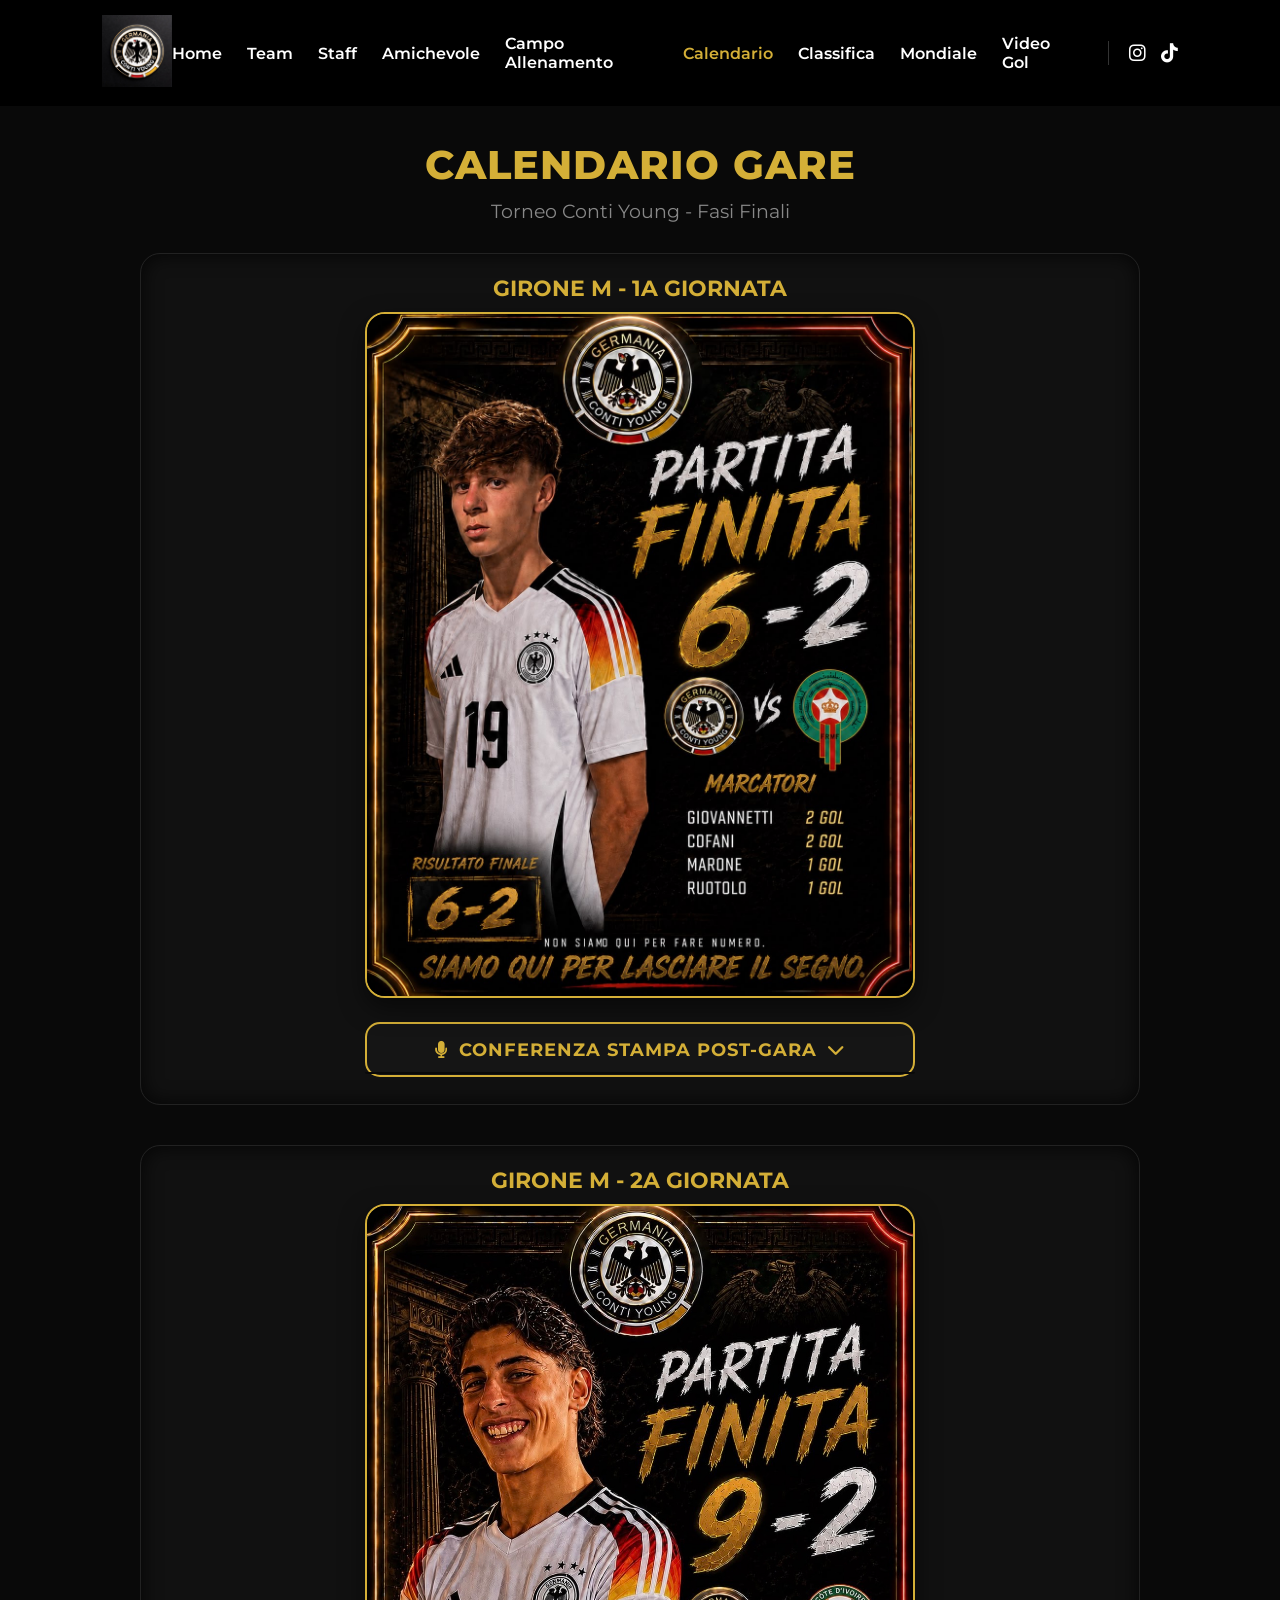
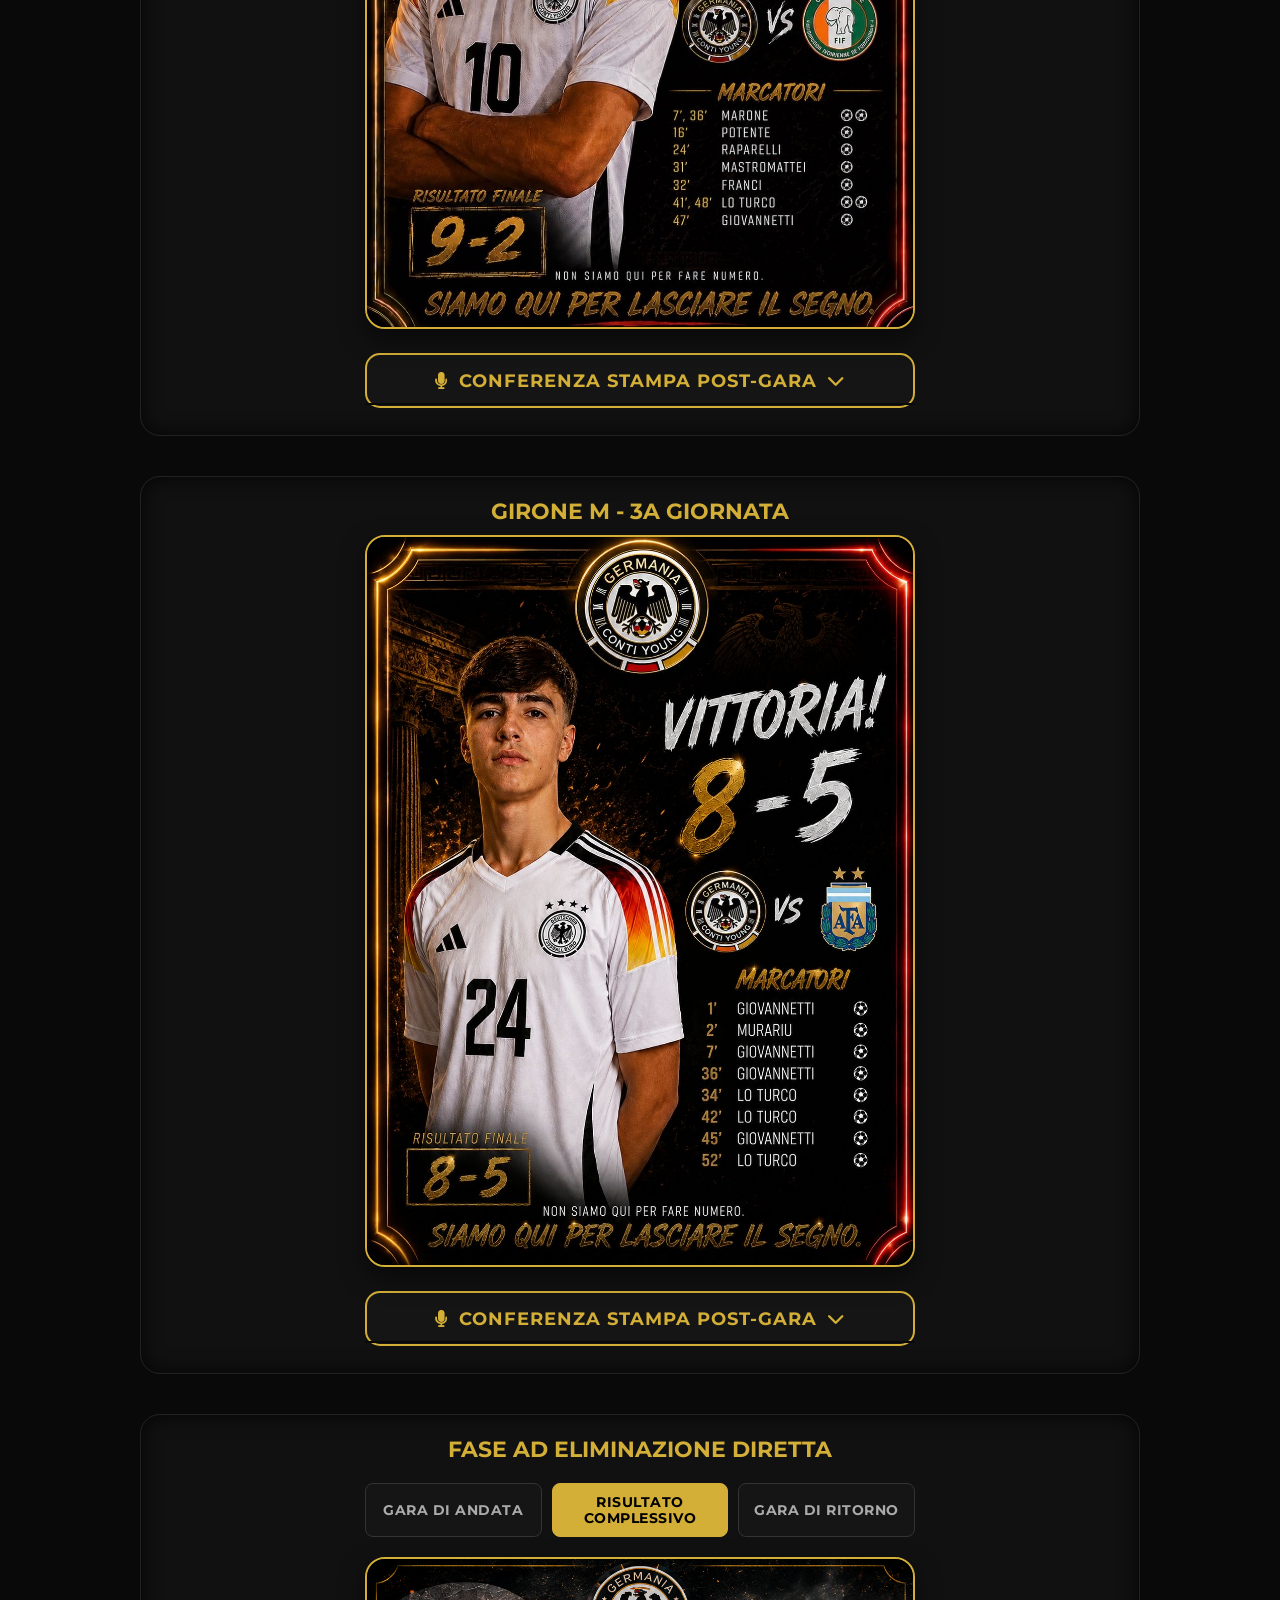
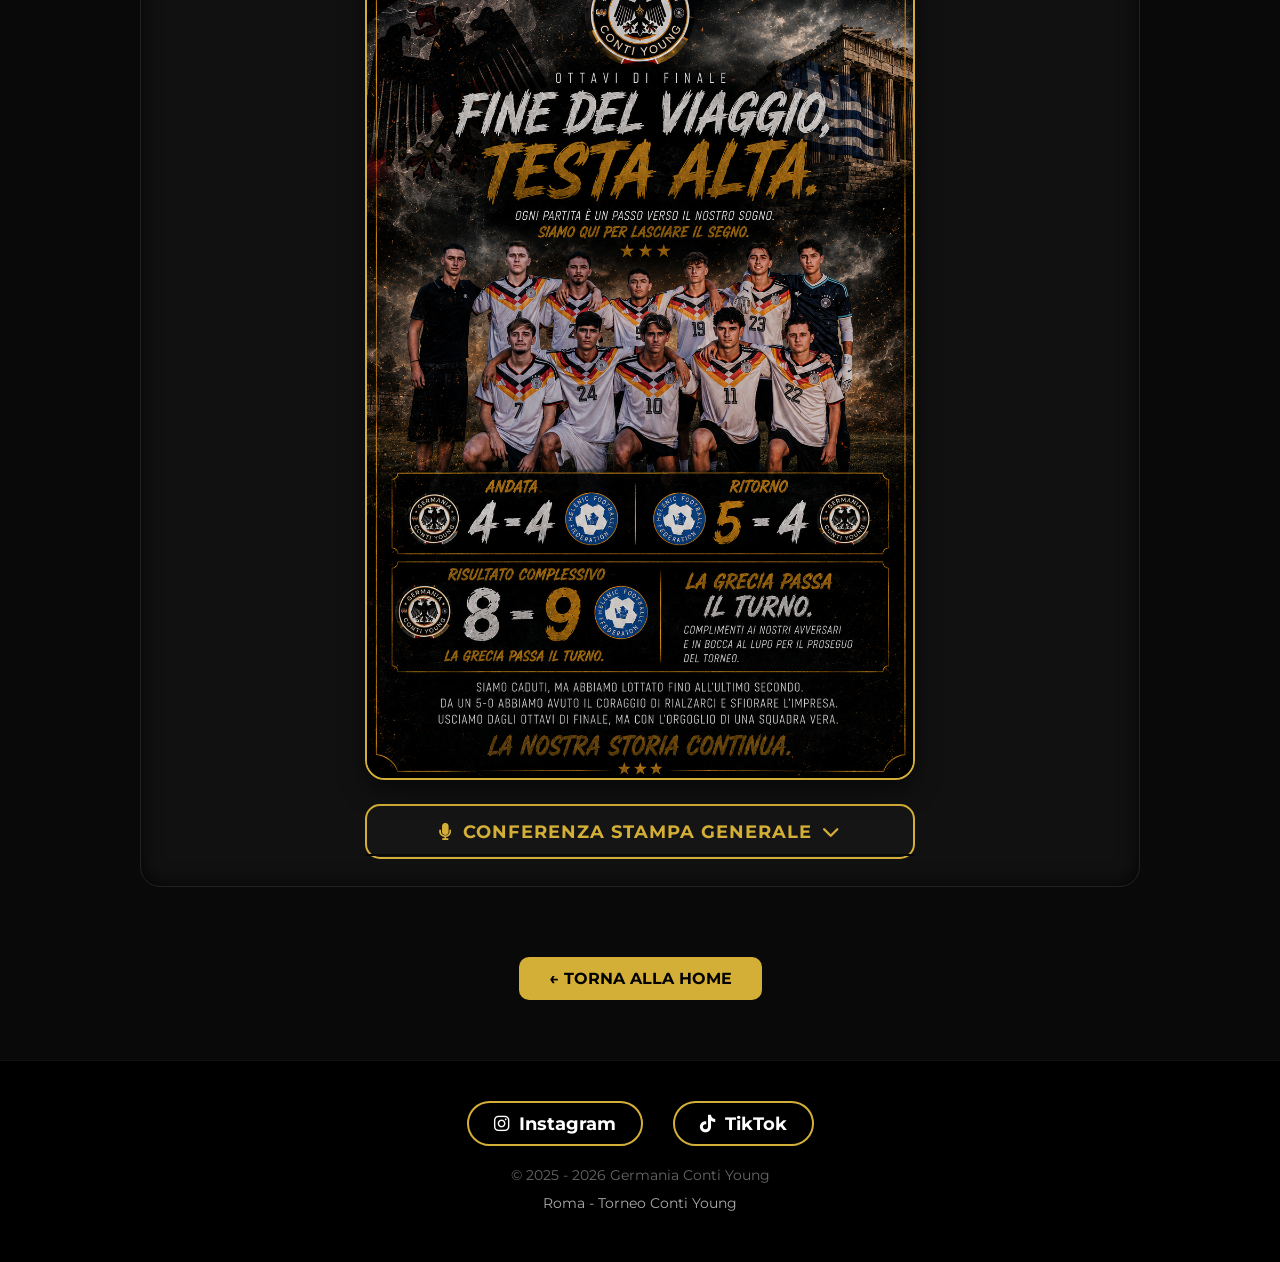
<file: calendario.html>
<!DOCTYPE html>
<html lang="it">
<head>
    <meta charset="UTF-8">
    <meta name="viewport" content="width=1200">
    <title>Calendario Gare - Germania Conti Young</title>
    <link rel="icon" type="image/png" href="favicon.png" sizes="512x512">
    <link rel="apple-touch-icon" href="favicon.png">
    
    <link rel="stylesheet" href="https://cdnjs.cloudflare.com/ajax/libs/font-awesome/6.4.2/css/all.min.css">
    <link rel="stylesheet" href="style.css">
    <link href="https://fonts.googleapis.com/css2?family=Montserrat:wght@300;400;600;700;800&display=swap" rel="stylesheet">
    <style>
        .cal-container {
            padding-top: 140px;
            max-width: 1000px;
            margin: 0 auto;
            padding-bottom: 60px;
            text-align: center;
        }
        .media-single-container {
            margin: 30px auto;
            max-width: 550px;
            width: 100%;
        }
        .match-poster {
            width: 100%;
            border: 2px solid #d4af37;
            border-radius: 20px;
            box-shadow: 0 10px 25px rgba(0,0,0,0.5);
            transition: fade 0.3s ease-in-out;
        }
        .back-btn-container {
            margin-top: 40px;
            text-align: center;
        }
        .btn {
            display: inline-block;
            background: #d4af37;
            color: black;
            padding: 12px 30px;
            border-radius: 10px;
            font-weight: 700;
            text-decoration: none;
            transition: 0.3s;
            text-transform: uppercase;
        }
        .btn:hover {
            background: white;
            box-shadow: 0 5px 15px rgba(255,255,255,0.2);
        }
        
        /* STILI PER I BOTTONI DI SELEZIONE TURNI ELIMINAZIONE DIRETTA */
        .tabs-container {
            display: flex;
            justify-content: center;
            gap: 10px;
            margin: 20px auto;
            max-width: 550px;
        }
        .tab-btn {
            flex: 1;
            background: #151515;
            color: #aaa;
            border: 1px solid #333;
            padding: 10px 5px;
            font-size: 0.85rem;
            font-weight: 700;
            border-radius: 8px;
            cursor: pointer;
            transition: 0.3s;
            font-family: 'Montserrat', sans-serif;
            text-transform: uppercase;
            letter-spacing: 0.5px;
        }
        .tab-btn:hover {
            border-color: #d4af37;
            color: #fff;
        }
        .tab-btn.active {
            background: #d4af37;
            color: black;
            border-color: #d4af37;
        }
        .greek-text-block {
            display: none;
        }
        .greek-text-block.active {
            display: block;
        }
    </style>
</head>
<body>

<header>
    <nav class="navbar">
        <div class="logo">
            <a href="index.html"><img src="logoppp.JPG" alt="Logo"></a>
        </div>
        <ul>
            <li><a href="index.html#home">Home</a></li>
            <li><a href="index.html#team">Team</a></li>
            <li><a href="index.html#staff">Staff</a></li>
            <li class="dropdown">
                <a class="dropbtn">Amichevole</a>
                <div class="dropdown-content">
                    <a href="partita.html" class="dropdown-link">vs Galles</a>
                </div>
            </li>
            <li><a href="campo.html">Campo Allenamento</a></li>
            <li><a href="calendario.html" style="color:#d4af37;">Calendario</a></li>
            <li><a href="classifica.html">Classifica</a></li>
            <li><a href="mondiale.html">Mondiale</a></li>
            <li><a href="videogol.html">Video Gol</a></li>
            <li class="nav-social">
                <a href="https://www.instagram.com/germania_torneicontiyoung?utm_source=qr" target="_blank" aria-label="Instagram"><i class="fab fa-instagram"></i></a>
                <a href="https://www.tiktok.com/@germania_torneiconti2k26?_r=1&_t=ZN-96xFqH0A2fG" target="_blank" aria-label="TikTok"><i class="fab fa-tiktok"></i></a>
            </li>
        </ul>
    </nav>
</header>

<div class="cal-container">
    <h2 style="font-size: 2.5rem; font-weight: 800; margin-bottom: 10px; text-transform: uppercase; letter-spacing: 1px;">CALENDARIO GARE</h2>
    <p style="font-size: 1.2rem; color: #888; margin-bottom: 30px;">Torneo Conti Young - Fasi Finali</p>

    <div style="background: #111; border: 1px solid #222; border-radius: 20px; padding: 20px; margin-bottom: 40px; box-shadow: inset 0 0 20px rgba(0,0,0,0.8);">
        <h3 style="color: #d4af37; font-size: 1.4rem; font-weight: 700; margin-bottom: 10px; text-transform: uppercase;">Girone M - 1a Giornata</h3>
        
        <div class="media-single-container" style="margin-top: 10px; margin-bottom: 20px;">
            <img src="vsMarocco.JPG" alt="Germania vs Marocco" class="match-poster">
        </div>

        <div class="media-single-container" style="margin-top: 10px; margin-bottom: 10px; max-width: 550px;">
            <button class="conf-btn" onclick="toggleConferenza('conferenza-marocco', 'icon-marocco', this)" style="width: 100%; background: #151515; color: #d4af37; border: 2px solid #d4af37; padding: 15px 20px; font-size: 1.1rem; font-weight: 700; border-radius: 15px; cursor: pointer; transition: 0.3s; display: flex; justify-content: center; align-items: center; gap: 10px; font-family: 'Montserrat', sans-serif; text-transform: uppercase; letter-spacing: 1px;">
                <i class="fas fa-microphone"></i> Conferenza Stampa Post-Gara <i id="icon-marocco" class="fas fa-chevron-down" style="transition: 0.3s;"></i>
            </button>

            <div id="conferenza-marocco" style="max-height: 0; overflow: hidden; transition: max-height 0.5s ease-out; background: #090909; border-radius: 0 0 15px 15px; margin-top: -5px; border: 2px solid transparent; border-top: none;">
                <div style="padding: 25px 20px; text-align: center;">
                    <img src="confsta.JPG" alt="Conferenza Stampa Marocco" style="max-width: 100%; width: 100%; border: 2px solid #d4af37; border-radius: 15px; box-shadow: 0 8px 20px rgba(0,0,0,0.6); margin-bottom: 25px;">
                    <div style="color: #ffffff; text-align: left; line-height: 1.7; font-size: 1.05rem; font-family: 'Montserrat', sans-serif;">
                        <p style="margin-bottom: 15px;">Al termine della gara contro il Marocco, conclusa sul 6-2, Mr Führer e Mr Mourinho hanno espresso soddisfazione for il risultato ma non per la prestazione.</p>
                        <p style="margin-bottom: 15px;">I due tecnici hanno sottolineato come la squadra sia andata sotto nel punteggio, abbia reagito fino al 2-1, per poi concedere nuovamente il pareggio e mantenere la partita aperta fino a dieci minuti dalla fine.</p>
                        <blockquote style="border-left: 3px solid #d4af37; padding-left: 15px; margin: 20px 0; font-style: italic; color: #e0e0e0; font-size: 1.1rem;">
                            «Il risultato è ampio, ma abbiamo sofferto troppo. La reazione è stata positiva, ma dobbiamo imparare a gestire meglio i momenti della partita», il messaggio condiviso dai coach in conferenza stampa.
                        </blockquote>
                        <p style="font-weight: 600; color: #d4af37; margin-top: 15px;">Tre punti importanti per la Germania, con la consapevolezza che ci sarà ancora molto da migliorare.</p>
                    </div>
                </div>
            </div>
        </div>
    </div>

    <div style="background: #111; border: 1px solid #222; border-radius: 20px; padding: 20px; margin-bottom: 40px; box-shadow: inset 0 0 20px rgba(0,0,0,0.8);">
        <h3 style="color: #d4af37; font-size: 1.4rem; font-weight: 700; margin-bottom: 10px; text-transform: uppercase;">Girone M - 2a Giornata</h3>
        
        <div class="media-single-container" style="margin-top: 10px; margin-bottom: 20px;">
            <img src="risvsCostaa.JPG" alt="Germania vs Costa d'Avorio" class="match-poster">
        </div>

        <div class="media-single-container" style="margin-top: 10px; margin-bottom: 10px; max-width: 550px;">
            <button class="conf-btn" onclick="toggleConferenza('conferenza-costa', 'icon-costa', this)" style="width: 100%; background: #151515; color: #d4af37; border: 2px solid #d4af37; padding: 15px 20px; font-size: 1.1rem; font-weight: 700; border-radius: 15px; cursor: pointer; transition: 0.3s; display: flex; justify-content: center; align-items: center; gap: 10px; font-family: 'Montserrat', sans-serif; text-transform: uppercase; letter-spacing: 1px;">
                <i class="fas fa-microphone"></i> Conferenza Stampa Post-Gara <i id="icon-costa" class="fas fa-chevron-down" style="transition: 0.3s;"></i>
            </button>

            <div id="conferenza-costa" style="max-height: 0; overflow: hidden; transition: max-height 0.5s ease-out; background: #090909; border-radius: 0 0 15px 15px; margin-top: -5px; border: 2px solid transparent; border-top: none;">
                <div style="padding: 25px 20px; text-align: center;">
                    <img src="confsta.JPG" alt="Conferenza Stampa Costa d'Avorio" style="max-width: 100%; width: 100%; border: 2px solid #d4af37; border-radius: 15px; box-shadow: 0 8px 20px rgba(0,0,0,0.6); margin-bottom: 25px;">
                    <div style="color: #ffffff; text-align: left; line-height: 1.7; font-size: 1.05rem; font-family: 'Montserrat', sans-serif;">
                        <p style="margin-bottom: 15px;">Al termine della straordinaria vittoria per 9-2 contro la Costa d'Avorio, la guida tecnica ha espresso enorme soddisfazione per il gioco espresso e la cattiveria sotto porta.</p>
                        <p style="margin-bottom: 15px;">Una prestazione dominante dall'inizio alla fine che lancia un segnale chiaro a tutto il torneo: la Germania Conti Young è in uno stato di forma eccellente e gioca per lasciare il segno.</p>
                        <blockquote style="border-left: 3px solid #d4af37; padding-left: 15px; margin: 20px 0; font-style: italic; color: #e0e0e0; font-size: 1.1rem;">
                            «Siamo entrati in campo determinati e concentrati. Il risultato rispecchia i nostri sforzi in allenamento, ma continuiamo a lavorare a testa bassa», le parole a caldo del post-gara.
                        </blockquote>
                        <p style="font-weight: 600; color: #d4af37; margin-top: 15px;">Altri tre punti fondamentali che blindano la testa del girone a punteggio pieno.</p>
                    </div>
                </div>
            </div>
        </div>
    </div>

    <div style="background: #111; border: 1px solid #222; border-radius: 20px; padding: 20px; margin-bottom: 40px; box-shadow: inset 0 0 20px rgba(0,0,0,0.8);">
        <h3 style="color: #d4af37; font-size: 1.4rem; font-weight: 700; margin-bottom: 10px; text-transform: uppercase;">Girone M - 3a Giornata</h3>
        
        <div class="media-single-container" style="margin-top: 10px; margin-bottom: 20px;">
            <img src="vsArgentina.JPG" alt="Germania vs Argentina" class="match-poster">
        </div>

        <div class="media-single-container" style="margin-top: 10px; margin-bottom: 10px; max-width: 550px;">
            <button class="conf-btn" onclick="toggleConferenza('conferenza-argentina', 'icon-argentina', this)" style="width: 100%; background: #151515; color: #d4af37; border: 2px solid #d4af37; padding: 15px 20px; font-size: 1.1rem; font-weight: 700; border-radius: 15px; cursor: pointer; transition: 0.3s; display: flex; justify-content: center; align-items: center; gap: 10px; font-family: 'Montserrat', sans-serif; text-transform: uppercase; letter-spacing: 1px;">
                <i class="fas fa-microphone"></i> Conferenza Stampa Post-Gara <i id="icon-argentina" class="fas fa-chevron-down" style="transition: 0.3s;"></i>
            </button>

            <div id="conferenza-argentina" style="max-height: 0; overflow: hidden; transition: max-height 0.5s ease-out; background: #090909; border-radius: 0 0 15px 15px; margin-top: -5px; border: 2px solid transparent; border-top: none;">
                <div style="padding: 25px 20px; text-align: center;">
                    <img src="confsta.JPG" alt="Conferenza Stampa Germania Argentina" style="max-width: 100%; width: 100%; border: 2px solid #d4af37; border-radius: 15px; box-shadow: 0 8px 20px rgba(0,0,0,0.6); margin-bottom: 25px;">
                    <div style="color: #ffffff; text-align: left; line-height: 1.7; font-size: 1.05rem; font-family: 'Montserrat', sans-serif;">
                        <p style="margin-bottom: 15px;">Una vera e propria montagna russa di emozioni nella sfida infuocata tra Germania e Argentina, terminata con uno spettacolare 8-5 a favore dei tedeschi.</p>
                        <p style="margin-bottom: 15px;">La gara si era aperta sotto i migliori auspici grazie a una straordinaria partenza sprint della Germania, capace di portarsi subito in netto vantaggio. Un improvviso calo di concentrazione ha però permesso all'Argentina di rientrare clamorosamente in partita e agguantare il pareggio. Da quel momento è iniziato un serrato ed emozionante botta e risposta: i tedeschi hanno continuato a portarsi avanti nel punteggio e gli avversari a rincorrere a brevissima distanza, fino all'allungo decisivo arrivato nei minuti finali.</p>
                        <blockquote style="border-left: 3px solid #d4af37; padding-left: 15px; margin: 20px 0; font-style: italic; color: #e0e0e0; font-size: 1.1rem;">
                            «Siamo partiti fortissimo prendendo il largo, ma poi abbiamo staccato la spina e ci siamo fatti recuperare. È stata una gara di grande carattere; ogni volta che si rifacevano sotto abbiamo risposto colpo su colpo da grande squadra, fino a chiuderla definitivamente nel finale. Dobbiamo assolutamente evitare questi cali di tensione, ma oggi festeggiamo una qualificazione storica», l'analisi dello staff nel post-partita.
                        </blockquote>
                        <p style="font-weight: 600; color: #d4af37; margin-top: 15px;">Con questo successo, la Germania Conti Young centra ufficialmente la qualificazione diretta al Mondiale, chiudendo il girone a punteggio pieno con uno storico e memorabile cammino di 3 vittorie su 3 partite.</p>
                    </div>
                </div>
            </div>
        </div>
    </div>

    <div style="background: #111; border: 1px solid #222; border-radius: 20px; padding: 20px; margin-bottom: 40px; box-shadow: inset 0 0 20px rgba(0,0,0,0.8);">
        <h3 style="color: #d4af37; font-size: 1.4rem; font-weight: 700; margin-bottom: 5px; text-transform: uppercase;">Fase ad Eliminazione Diretta</h3>
        
        <div class="tabs-container">
            <button class="tab-btn" onclick="cambiaTurnoGrecia('andata', 'vsGreekAndata.jpg', this)">Gara di Andata</button>
            <button class="tab-btn active" onclick="cambiaTurnoGrecia('complessivo', 'vsGreek.jpg', this)">Risultato Complessivo</button>
            <button class="tab-btn" onclick="cambiaTurnoGrecia('ritorno', 'vsGreekRitorno.jpg', this)">Gara di Ritorno</button>
        </div>

        <div class="media-single-container" style="margin-top: 10px; margin-bottom: 20px;">
            <img id="posterGrecia" src="vsGreek.jpg" alt="Germania vs Grecia" class="match-poster">
        </div>

        <div class="media-single-container" style="margin-top: 10px; margin-bottom: 10px; max-width: 550px;">
            <button class="conf-btn" onclick="toggleConferenza('conferenza-grecia', 'icon-grecia', this)" style="width: 100%; background: #151515; color: #d4af37; border: 2px solid #d4af37; padding: 15px 20px; font-size: 1.1rem; font-weight: 700; border-radius: 15px; cursor: pointer; transition: 0.3s; display: flex; justify-content: center; align-items: center; gap: 10px; font-family: 'Montserrat', sans-serif; text-transform: uppercase; letter-spacing: 1px;">
                <i class="fas fa-microphone"></i> <span id="titoloBottoneConf">Conferenza Stampa Generale</span> <i id="icon-grecia" class="fas fa-chevron-down" style="transition: 0.3s;"></i>
            </button>

            <div id="conferenza-grecia" style="max-height: 0; overflow: hidden; transition: max-height 0.5s ease-out; background: #090909; border-radius: 0 0 15px 15px; margin-top: -5px; border: 2px solid transparent; border-top: none;">
                <div style="padding: 25px 20px; text-align: center;">
                    
                    <img src="confsta.JPG" alt="Conferenza Stampa Germania Grecia" style="max-width: 100%; width: 100%; border: 2px solid #d4af37; border-radius: 15px; box-shadow: 0 8px 20px rgba(0,0,0,0.6); margin-bottom: 25px;">
                    
                    <div style="color: #ffffff; text-align: left; line-height: 1.7; font-size: 1.05rem; font-family: 'Montserrat', sans-serif;">
                        
                        <div id="text-complessivo" class="greek-text-block active">
                            <p style="margin-bottom: 15px;">“Si chiude qui il nostro cammino negli ottavi di finale. L’andata era terminata <strong>4-4</strong>, lasciando tutto aperto e regalandoci la possibilità di giocarci la qualificazione nel ritorno. Purtroppo questa sera la Grecia si è imposta <strong>5-4</strong>, conquistando il passaggio del turno con il risultato complessivo di <strong>9-8</strong>.</p>
                            <p style="margin-bottom: 15px;">L’eliminazione fa male, perché sappiamo quanto lavoro, passione e sacrificio ci siano stati dietro questa squadra. Tuttavia, non vogliamo che questa doppia sfida venga ricordata soltanto per il risultato finale. Vogliamo che venga ricordata per il carattere mostrato dai nostri ragazzi.</p>
                            <p style="margin-bottom: 15px;">Essere sotto <strong>5-0</strong> e riuscire a riaprire completamente la partita fino al <strong>5-4</strong> dimostra la forza mentale di questo gruppo. Non tutti avrebbero avuto il coraggio di continuare a crederci. I nostri ragazzi lo hanno fatto, lottando fino all’ultimo pallone.</p>
                            <p style="margin-bottom: 15px;">Facciamo i complimenti alla Grecia, che ha meritato il passaggio del turno, e auguriamo loro il meglio per il prosieguo della competizione.</p>
                            <blockquote style="border-left: 3px solid #d4af37; padding-left: 15px; margin: 20px 0; font-style: italic; color: #e0e0e0; font-size: 1.1rem;">
                                «Per quanto ci riguarda, questa eliminazione non rappresenta un punto di arrivo, ma un punto di partenza. Torneremo in campo con ancora più esperienza, più fame e più determinazione. La Germania Conti Young esce dagli ottavi di finale, ma esce a testa alta. Questo gruppo ha dimostrato di avere valori che vanno ben oltre il risultato di una partita, e siamo certi che il futuro ci riserverà nuove occasioni per dimostrare chi siamo davvero.»
                            </blockquote>
                        </div>

                        <div id="text-andata" class="greek-text-block">
                            <p style="margin-bottom: 15px;">Un pareggio che lascia l’amaro in bocca. Eravamo avanti, poi ci siamo complicati la partita da soli. Sul piano tecnico abbiamo dimostrato di poter fare la differenza, ma disorganizzazione, poca intensità e troppi errori ci hanno portato fino al 2-4.</p>
                            <p style="margin-bottom: 15px;">Negli ultimi minuti la reazione d’orgoglio, con la doppietta di Lo Turco, ci permette di riprendere una gara che non doveva sfuggirci.</p>
                            <blockquote style="border-left: 3px solid #d4af37; padding-left: 15px; margin: 20px 0; font-style: italic; color: #e0e0e0; font-size: 1.1rem;">
                                «Ora serve una sola cosa: trasformare questa lezione in una prestazione diversa al ritorno. Gli ottavi sono ancora aperti.»
                            </blockquote>
                        </div>

                        <div id="text-ritorno" class="greek-text-block">5
                            <p style="margin-bottom: 15px;">“È una sconfitta che lascia tanta amarezza, ma anche tantissimo orgoglio. Nei primi minuti siamo entrati in campo con poca intensità e la Grecia ne ha approfittato, portandosi addirittura sul <strong>5-0</strong>. In quel momento sembrava una partita ormai chiusa.</p>
                            <p style="margin-bottom: 15px;">Durante il time-out ci siamo guardati negli occhi e abbiamo chiesto ai ragazzi di tirare fuori il carattere. Non abbiamo parlato di schemi o tattica, ma di orgoglio, di sacrificio e del valore di questa maglia.</p>
                            <p style="margin-bottom: 15px;">Da quel momento la squadra ha avuto una reazione straordinaria. Abbiamo segnato quattro gol, abbiamo rimesso in discussione una partita che sembrava impossibile e abbiamo costretto la Grecia a soffrire fino all’ultimo secondo. È mancato un solo gol per completare una rimonta che sarebbe rimasta nella storia.</p>
                            <p style="margin-bottom: 15px;">Naturalmente siamo delusi per il risultato, perché nessuno scende in campo per perdere. Ma questa squadra ha dimostrato di non mollare mai, anche quando tutto sembrava perduto. È questo lo spirito che vogliamo portare avanti.</p>
                            <blockquote style="border-left: 3px solid #d4af37; padding-left: 15px; margin: 20px 0; font-style: italic; color: #e0e0e0; font-size: 1.1rem;">
                                «Facciamo i complimenti alla Grecia per la qualificazione e ringraziamo tutti i nostri tifosi che ci hanno sostenuto fino alla fine. Oggi usciamo sconfitti, ma con la consapevolezza di aver dato tutto negli ultimi minuti.»
                            </blockquote>
                        </div>

                    </div>
                </div>
            </div>
        </div>
    </div>

    <div class="back-btn-container">
        <a href="index.html" class="btn">← Torna alla Home</a>
    </div>
</div>

<footer id="contatti">
    <div class="footer-social">
        <a href="https://www.instagram.com/germania_torneicontiyoung?utm_source=qr" target="_blank" class="instagram"><i class="fab fa-instagram"></i> Instagram</a>
        <a href="https://www.tiktok.com/@germania_torneiconti2k26?_r=1&_t=ZN-96xFqH0A2fG" target="_blank" class="tiktok"><i class="fab fa-tiktok"></i> TikTok</a>
    </div>
    <p style="text-align: center; margin-top: 20px;">© 2025 - 2026 Germania Conti Young</p>
    <p style="text-align: center; color: #aaa;">Roma - Torneo Conti Young</p>
</footer>

<script src="script.js"></script>
<script>
    // FUNZIONE DI APERTURA/CHIUSURA ACCORDION CONFERENZA STAMPA MULTIPLA
    function toggleConferenza(contentId, iconId, btn) {
        const content = document.getElementById(contentId);
        const icon = document.getElementById(iconId);

        if (content.style.maxHeight === "0px" || !content.style.maxHeight) {
            content.style.maxHeight = content.scrollHeight + "px";
            content.style.borderColor = "#d4af37";
            btn.style.borderRadius = "15px 15px 0 0";
            icon.style.transform = "rotate(180deg)";
        } else {
            content.style.maxHeight = "0px";
            setTimeout(() => {
                content.style.borderColor = "transparent";
                btn.style.borderRadius = "15px";
            }, 300);
            icon.style.transform = "rotate(0deg)";
        }
    }

    // NUOVA LOGICA LOGICA TABS GRECI (ANDATA / COMPLESSIVO / RITORNO)
    function cambiaTurnoGrecia(tipo, immagineSorgente, bottoneCliccato) {
        // 1. Aggiorna lo stato visivo dei bottoni
        const tuttiIBottoni = document.querySelectorAll('.tab-btn');
        tuttiIBottoni.forEach(b => b.classList.remove('active'));
        bottoneCliccato.classList.add('active');

        // 2. Cambia l'immagine del poster principale
        document.getElementById('posterGrecia').src = immagineSorgente;

        // 3. Cambia il titolo dell'accordion a seconda del caso
        const titoloLabel = document.getElementById('titoloBottoneConf');
        if(tipo === 'andata') titoloLabel.innerText = "Conferenza Post-Gara Andata";
        else if(tipo === 'ritorno') titoloLabel.innerText = "Conferenza Post-Gara Ritorno";
        else titoloLabel.innerText = "Conferenza Stampa Generale";

        // 4. Cambia il blocco di testo attivo all'interno dell'accordion
        const tuttiITesti = document.querySelectorAll('.greek-text-block');
        tuttiITesti.forEach(t => t.classList.remove('active'));
        document.getElementById('text-' + tipo).classList.add('active');

        // 5. Se la tendina è già aperta, ricalcola al volo l'altezza per evitare tagli o spazi vuoti
        const content = document.getElementById('conferenza-grecia');
        if (content.style.maxHeight && content.style.maxHeight !== "0px") {
            content.style.maxHeight = content.scrollHeight + "px";
        }
    }
</script>
</body>
</html>
</file>
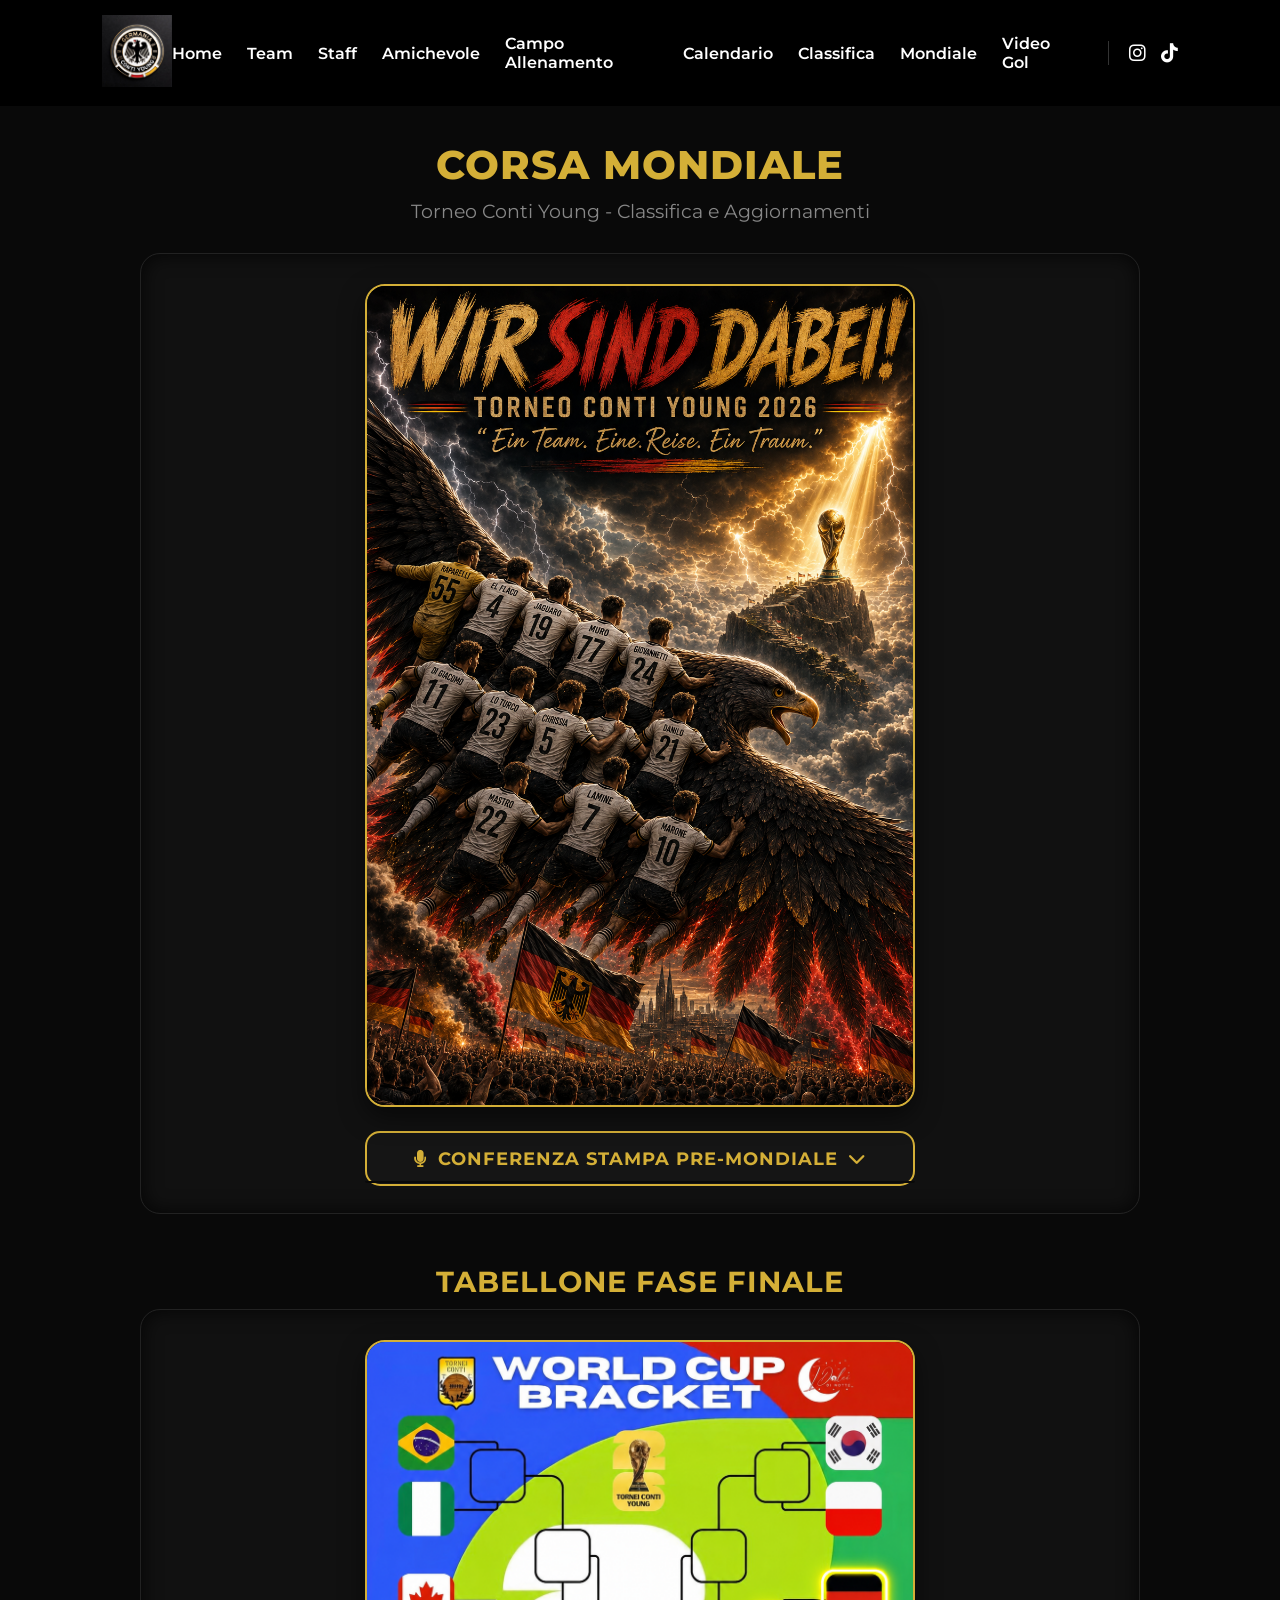
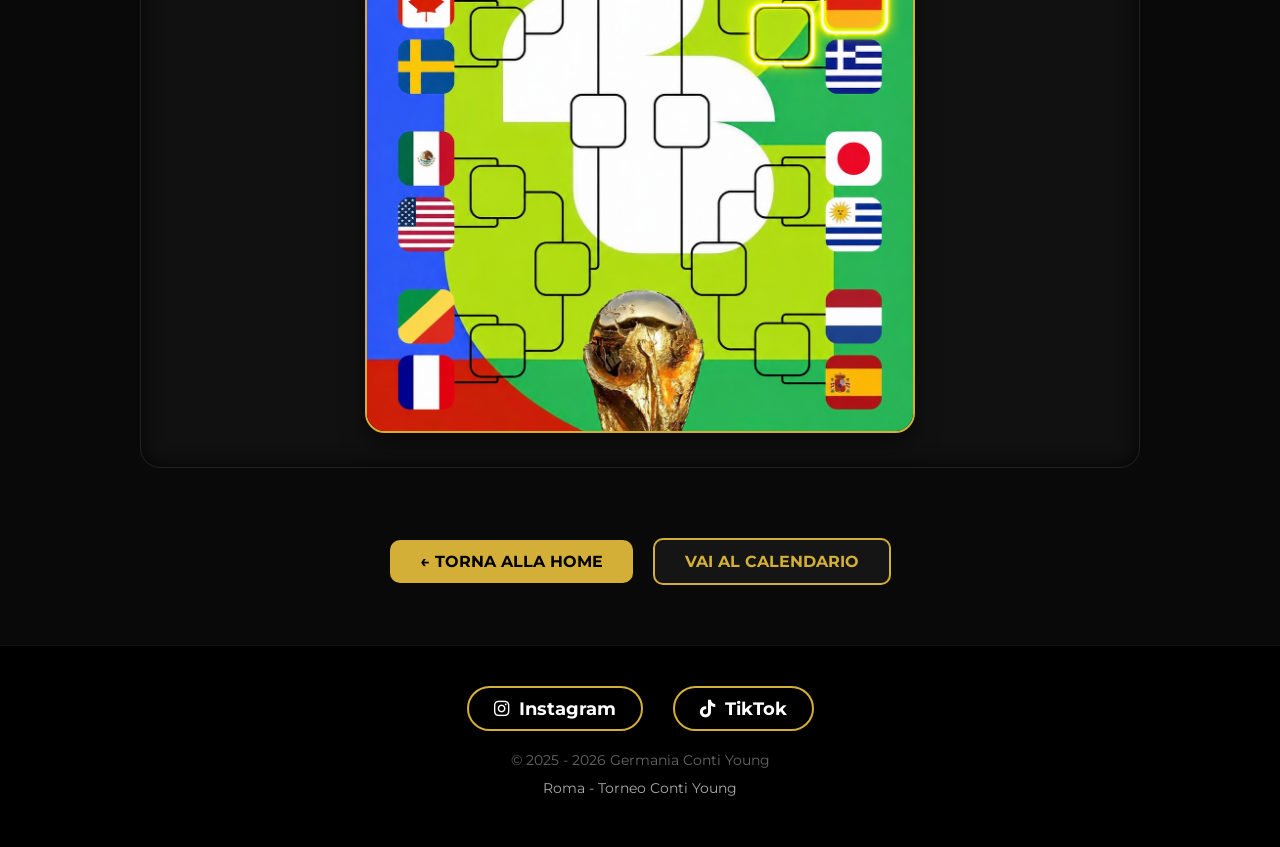
<file: mondiale.html>
<!DOCTYPE html>
<html lang="it">
<head>
    <meta charset="UTF-8">
    <meta name="viewport" content="width=1200">
    <title>Corsa Mondiale - Germania Conti Young</title>
    <link rel="icon" type="image/png" href="favicon.png" sizes="512x512">
    <link rel="apple-touch-icon" href="favicon.png">
    
    <link rel="stylesheet" href="https://cdnjs.cloudflare.com/ajax/libs/font-awesome/6.4.2/css/all.min.css">
    <link rel="stylesheet" href="style.css">
    <link href="https://fonts.googleapis.com/css2?family=Montserrat:wght@300;400;600;700;800&display=swap" rel="stylesheet">
    <style>
        .cal-container {
            padding-top: 140px;
            max-width: 1000px;
            margin: 0 auto;
            padding-bottom: 60px;
            text-align: center;
        }
        .media-single-container {
            margin: 30px auto;
            max-width: 550px;
            width: 100%;
        }
        .match-poster {
            width: 100%;
            border: 2px solid #d4af37;
            border-radius: 20px;
            box-shadow: 0 10px 25px rgba(0,0,0,0.5);
        }
        .back-btn-container {
            margin-top: 40px;
            text-align: center;
            display: flex;
            justify-content: center;
            align-items: center;
            gap: 20px;
        }
        .btn {
            display: inline-block;
            background: #d4af37;
            color: black;
            padding: 12px 30px;
            border-radius: 10px;
            font-weight: 700;
            text-decoration: none;
            transition: 0.3s;
            text-transform: uppercase;
        }
        .btn:hover {
            background: white;
            box-shadow: 0 5px 15px rgba(255,255,255,0.2);
        }
        .btn-secondary {
            background: #151515;
            color: #d4af37;
            border: 2px solid #d4af37;
        }
        .btn-secondary:hover {
            background: #d4af37;
            color: black;
        }
    </style>
</head>
<body>

<header>
    <nav class="navbar">
        <div class="logo">
            <a href="index.html"><img src="logoppp.JPG" alt="Logo"></a>
        </div>
        <ul>
            <li><a href="index.html#home">Home</a></li>
            <li><a href="index.html#team">Team</a></li>
            <li><a href="index.html#staff">Staff</a></li>
            <li class="dropdown">
                <a class="dropbtn">Amichevole</a>
                <div class="dropdown-content">
                    <a href="partita.html" class="dropdown-link">vs Galles</a>
                </div>
            </li>
            <li><a href="campo.html">Campo Allenamento</a></li>
            <li><a href="calendario.html">Calendario</a></li>
            <li><a href="classifica.html">Classifica</a></li>
            <li><a href="convocazioni.html">Mondiale</a></li>
            <li><a href="videogol.html">Video Gol</a></li>
            <li class="nav-social">
                <a href="https://www.instagram.com/germania_torneicontiyoung?utm_source=qr" target="_blank" aria-label="Instagram"><i class="fab fa-instagram"></i></a>
                <a href="https://www.tiktok.com/@germania_torneiconti2k26?_r=1&_t=ZN-96xFqH0A2fG" target="_blank" aria-label="TikTok"><i class="fab fa-tiktok"></i></a>
            </li>
        </ul>
    </nav>
</header>

<div class="cal-container">
    <h2 style="font-size: 2.5rem; font-weight: 800; margin-bottom: 10px; text-transform: uppercase; letter-spacing: 1px;">CORSA MONDIALE</h2>
    <p style="font-size: 1.2rem; color: #888; margin-bottom: 30px;">Torneo Conti Young - Classifica e Aggiornamenti</p>

    <div style="background: #111; border: 1px solid #222; border-radius: 20px; padding: 20px; margin-bottom: 40px; box-shadow: inset 0 0 20px rgba(0,0,0,0.8);">
        
        <div class="media-single-container" style="margin-top: 10px; margin-bottom: 20px;">
            <img src="corsamondiale.PNG" alt="Corsa Mondiale" class="match-poster">
        </div>

        <div class="media-single-container" style="margin-top: 10px; margin-bottom: 10px; max-width: 550px;">
            <button class="conf-btn" onclick="toggleConferenza('confMondiale', 'iconMondiale', this)" style="width: 100%; background: #151515; color: #d4af37; border: 2px solid #d4af37; padding: 15px 20px; font-size: 1.1rem; font-weight: 700; border-radius: 15px; cursor: pointer; transition: 0.3s; display: flex; justify-content: center; align-items: center; gap: 10px; font-family: 'Montserrat', sans-serif; text-transform: uppercase; letter-spacing: 1px;">
                <i class="fas fa-microphone"></i> Conferenza Stampa Pre-Mondiale <i id="iconMondiale" class="fas fa-chevron-down" style="transition: 0.3s;"></i>
            </button>

            <div id="confMondiale" style="max-height: 0; overflow: hidden; transition: max-height 0.5s ease-out; background: #090909; border-radius: 0 0 15px 15px; margin-top: -5px; border: 2px solid transparent; border-top: none;">
                <div style="padding: 25px 20px; text-align: center;">
                    
                    <img src="confmondiale.png" alt="Conferenza Pre Mondiale" style="max-width: 100%; width: 100%; border: 2px solid #d4af37; border-radius: 15px; box-shadow: 0 8px 20px rgba(0,0,0,0.6); margin-bottom: 25px;">
                    
                    <div style="color: #ffffff; text-align: left; line-height: 1.7; font-size: 1.05rem; font-family: 'Montserrat', sans-serif;">
                        <p style="margin-bottom: 15px;">L'inizio del Mondiale è ormai alle porte e lo staff tecnico ha voluto fare il punto della situazione in vista di questo appuntamento così cruciale. C'è grande soddisfazione per il percorso netto espresso finora nel girone, ma la consapevolezza che da questo momento in poi ogni sfida sarà da dentro o fuori.</p>
                        
                        <p style="margin-bottom: 15px;">La squadra arriva concentrata, unita e con tanta fame di vittoria. I ragazzi si sono allenati duramente per curare ogni minimo dettaglio e per mantenere altissimo il livello di attenzione. La Corsa Mondiale non permette distrazioni né cali di tensione: serviranno carattere e cuore in ogni singolo secondo sul terreno di gioco.</p>
                        
                        <blockquote style="border-left: 3px solid #d4af37; padding-left: 15px; margin: 20px 0; font-style: italic; color: #e0e0e0; font-size: 1.1rem;">
                            «Questo gruppo ha dimostrato un valore immenso e un'unione straordinaria. Sappiamo l'importance della maglia che indossiamo e daremo tutto sul campo per onorarla e per regalare grandi gioie ai nostri tifosi, che continuano a spingerci con enorme affetto anche sui social», il messaggio condiviso dalla guida tecnica.
                        </blockquote>
                    </div>

                </div>
            </div>
        </div>
    </div>

    <h3 style="font-size: 1.8rem; font-weight: 700; color: #d4af37; margin-top: 50px; margin-bottom: 10px; text-transform: uppercase; letter-spacing: 1px;">TABELLONE FASE FINALE</h3>
    <div style="background: #111; border: 1px solid #222; border-radius: 20px; padding: 20px; margin-bottom: 40px; box-shadow: inset 0 0 20px rgba(0,0,0,0.8);">
        <div class="media-single-container" style="margin-top: 10px; margin-bottom: 10px;">
            <img src="tabellonemondiale.png" alt="Tabellone Mondiale" class="match-poster">
        </div>
    </div>

    <div class="back-btn-container">
        <a href="index.html" class="btn">← Torna alla Home</a>
        <a href="calendario.html" class="btn btn-secondary">Vai al Calendario</a>
    </div>
</div>

<footer id="contatti">
    <div class="footer-social">
        <a href="https://www.instagram.com/germania_torneicontiyoung?utm_source=qr" target="_blank" class="instagram"><i class="fab fa-instagram"></i> Instagram</a>
        <a href="https://www.tiktok.com/@germania_torneiconti2k26?_r=1&_t=ZN-96xFqH0A2fG" target="_blank" class="tiktok"><i class="fab fa-tiktok"></i> TikTok</a>
    </div>
    <p style="text-align: center; margin-top: 20px;">© 2025 - 2026 Germania Conti Young</p>
    <p style="text-align: center; color: #aaa;">Roma - Torneo Conti Young</p>
</footer>

<script>
    // FUNZIONE DI APERTURA/CHIUSURA ACCORDION CONFERENZA STAMPA MULTIPLA
    function toggleConferenza(contentId, iconId, btn) {
        const content = document.getElementById(contentId);
        const icon = document.getElementById(iconId);

        if (content.style.maxHeight === "0px" || !content.style.maxHeight) {
            content.style.maxHeight = content.scrollHeight + "px";
            content.style.borderColor = "#d4af37";
            btn.style.borderRadius = "15px 15px 0 0";
            icon.style.transform = "rotate(180deg)";
        } else {
            content.style.maxHeight = "0px";
            setTimeout(() => {
                content.style.borderColor = "transparent";
                btn.style.borderRadius = "15px";
            }, 300);
            icon.style.transform = "rotate(0deg)";
        }
    }
</script>
</body>
</html>
</file>
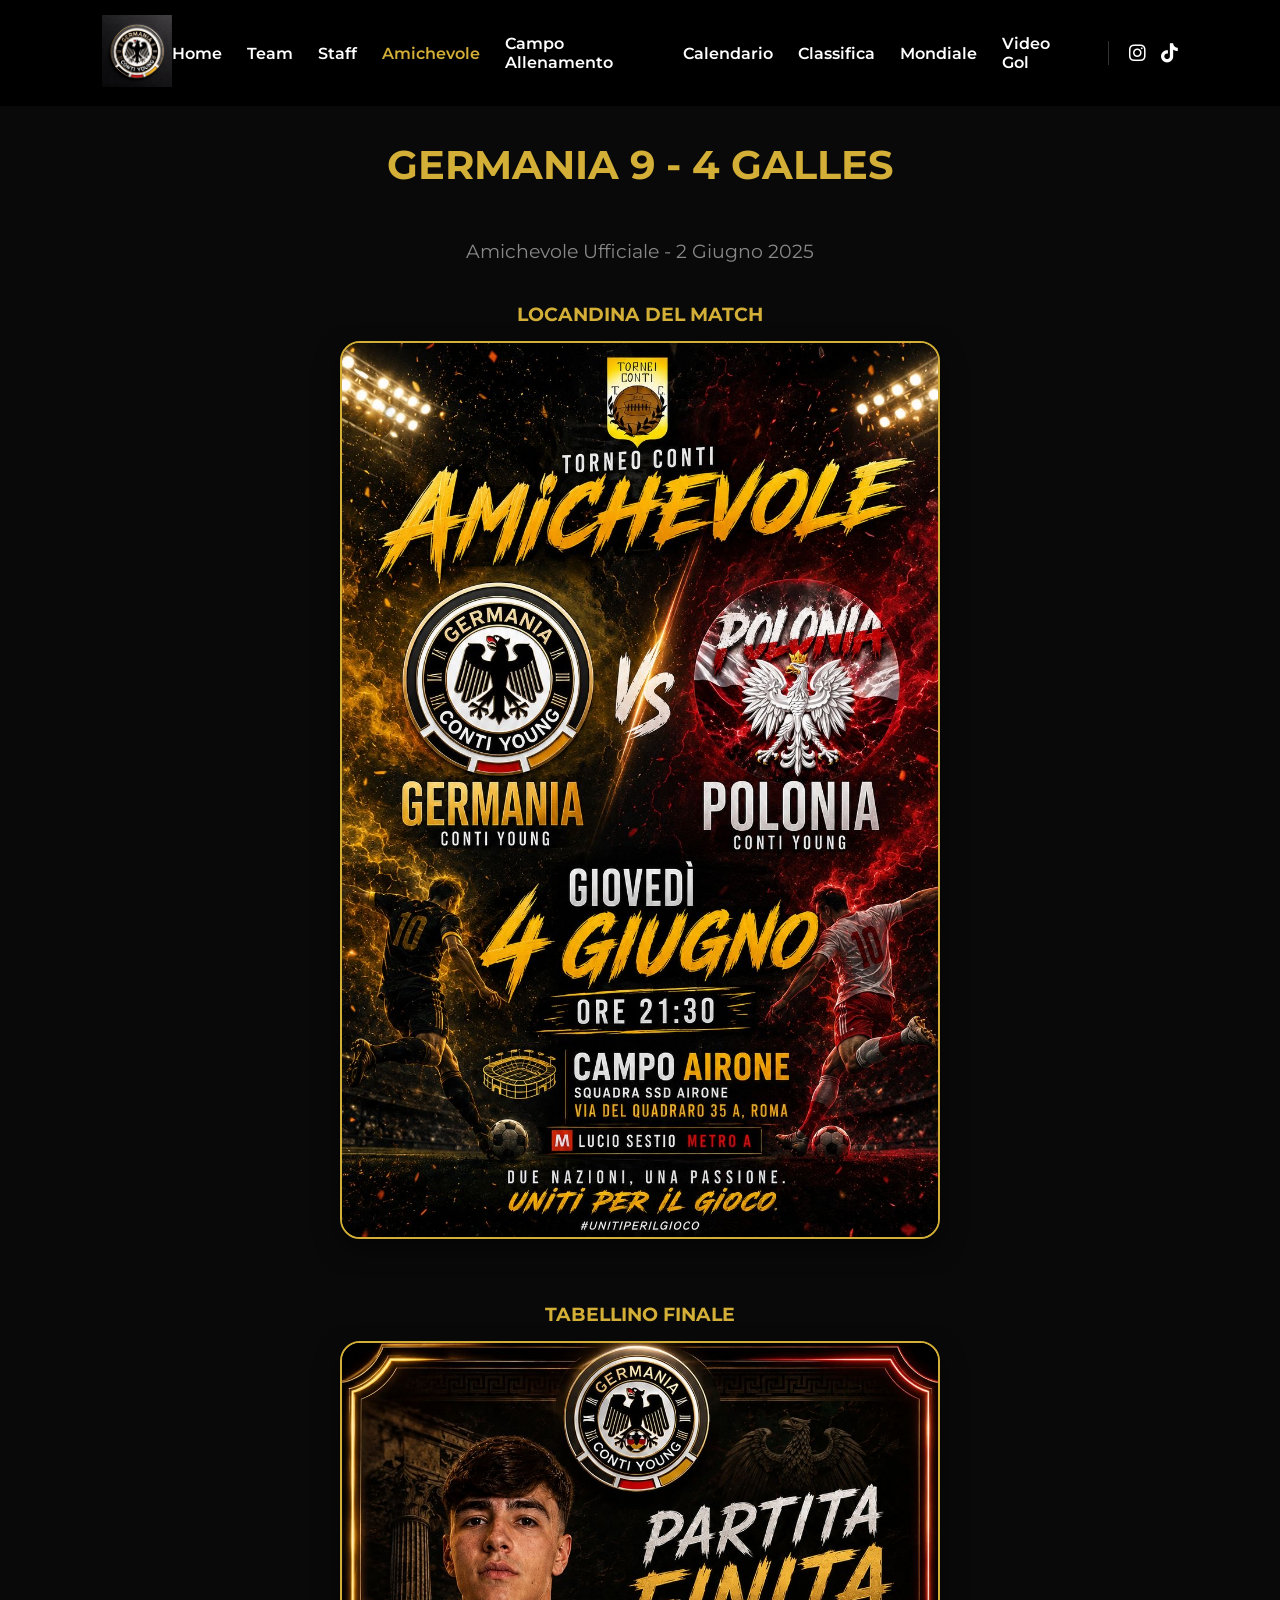
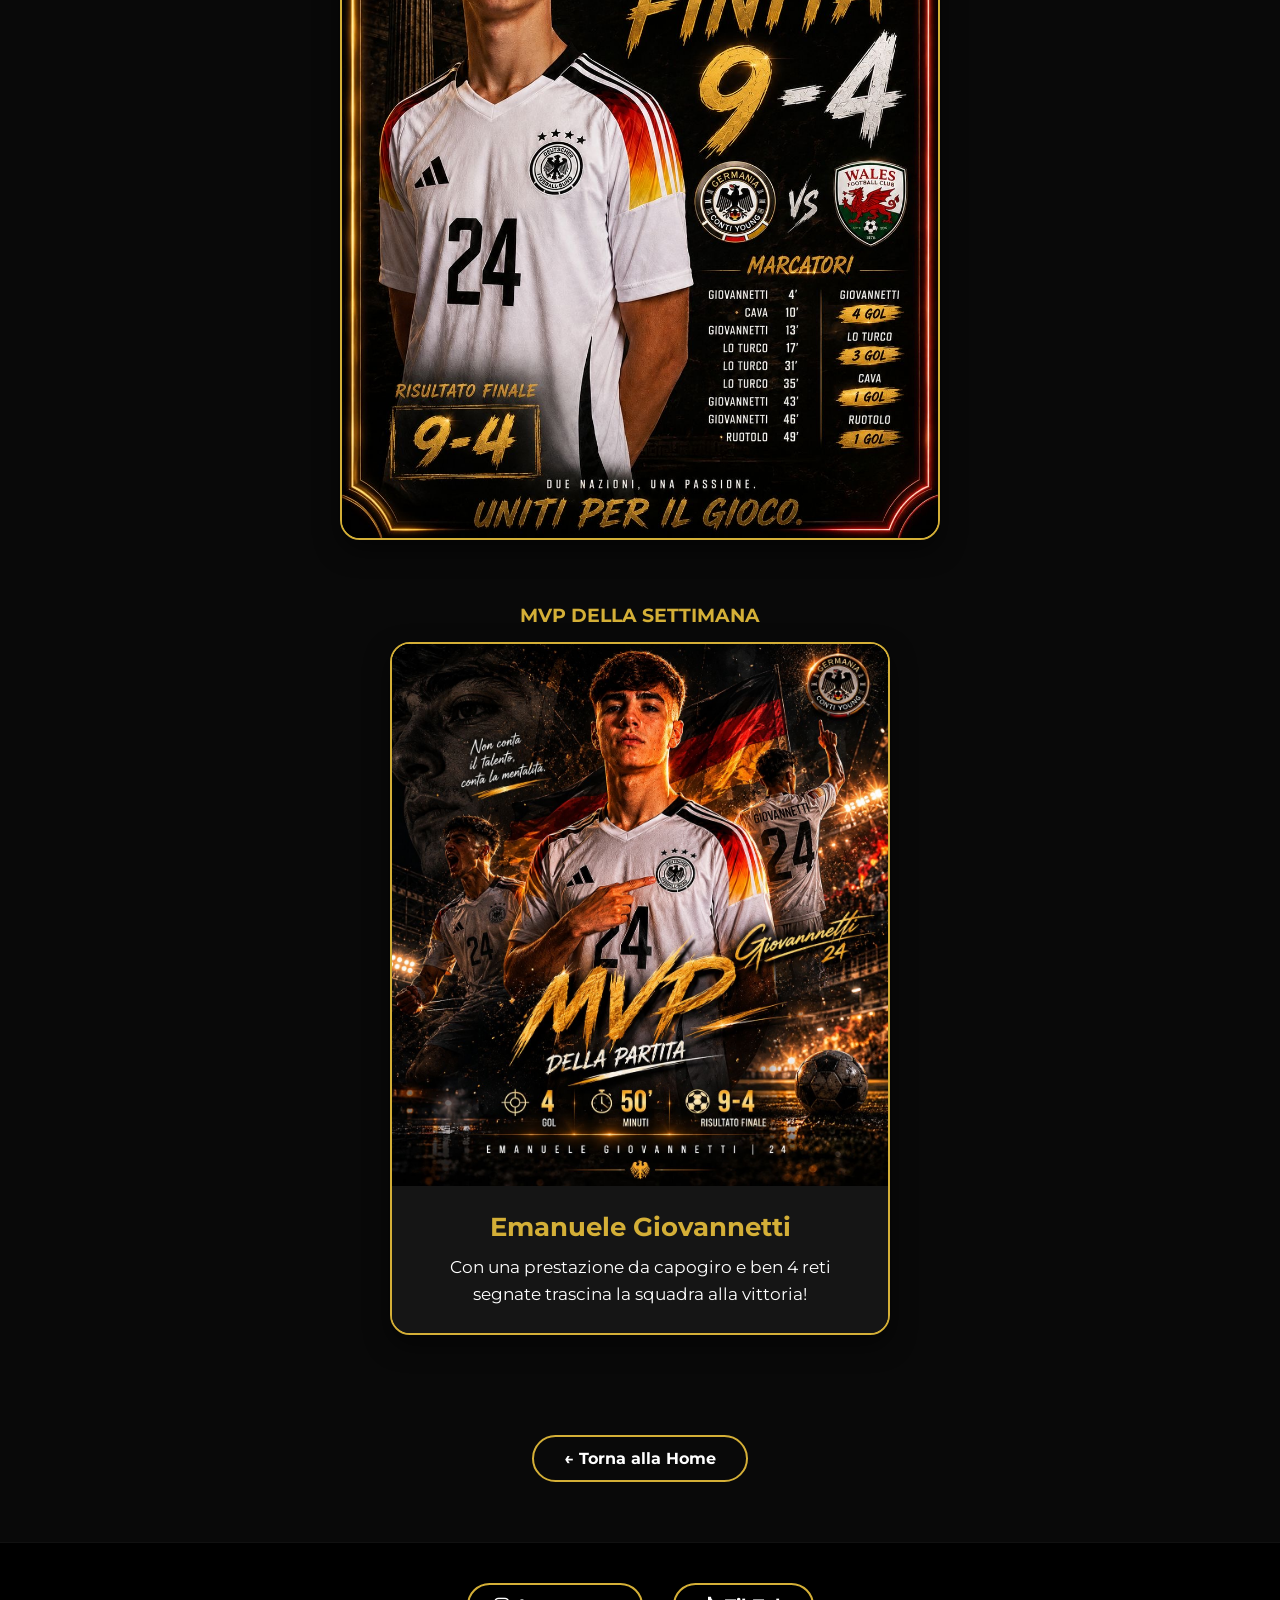
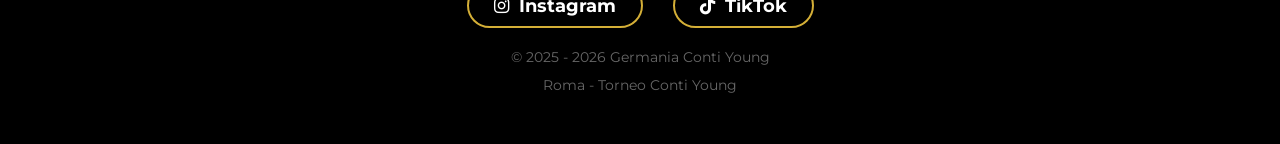
<file: partita.html>
<!DOCTYPE html>
<html lang="it">
<head>
    <meta charset="UTF-8">
    <meta name="viewport" content="width=1200">
    <title>Germania vs Galles - Dettagli Match</title>
    <link rel="icon" type="image/png" href="favicon.png" sizes="512x512">
    <link rel="apple-touch-icon" href="favicon.png">
    
    <link rel="stylesheet" href="https://cdnjs.cloudflare.com/ajax/libs/font-awesome/6.4.2/css/all.min.css">
    <link rel="stylesheet" href="style.css">
    <link href="https://fonts.googleapis.com/css2?family=Montserrat:wght@300;400;600;700;800&display=swap" rel="stylesheet">
    <style>
        .match-container {
            padding-top: 140px;
            padding-bottom: 60px;
        }
        .match-grid {
            display: flex;
            flex-direction: column;
            gap: 60px;
            align-items: center;
        }
        .match-media {
            max-width: 600px;
            width: 100%;
            border: 2px solid #d4af37;
            border-radius: 20px;
            box-shadow: 0 10px 25px rgba(0,0,0,0.5);
        }
        .back-btn-container {
            text-align: center;
            margin-top: 40px;
        }
    </style>
</head>
<body>

<header>
    <nav class="navbar">
        <div class="logo">
            <a href="index.html"><img src="logoppp.JPG" alt="Logo"></a>
        </div>
        <ul>
            <li><a href="index.html#home">Home</a></li>
            <li><a href="index.html#team">Team</a></li>
            <li><a href="index.html#staff">Staff</a></li>
            <li class="dropdown">
                <a class="dropbtn" style="color:#d4af37;">Amichevole</a>
                <div class="dropdown-content">
                    <a href="partita.html" class="dropdown-link" style="color:#d4af37;">vs Galles</a>
                </div>
            </li>
            <li><a href="campo.html">Campo Allenamento</a></li>
            <li><a href="calendario.html">Calendario</a></li>
            <li><a href="classifica.html">Classifica</a></li>
            <li><a href="mondiale.html">Mondiale</a></li>
            <li><a href="videogol.html">Video Gol</a></li>
            <li class="nav-social">
                <a href="https://www.instagram.com/germania_torneicontiyoung?utm_source=qr" target="_blank" aria-label="Instagram"><i class="fab fa-instagram"></i></a>
                <a href="https://www.tiktok.com/@germania_torneiconti2k26?_r=1&_t=ZN-96xFqH0A2fG" target="_blank" aria-label="TikTok"><i class="fab fa-tiktok"></i></a>
            </li>
        </ul>
    </nav>
</header>

<div class="match-container">
    <h2>GERMANIA 9 - 4 GALLES</h2>
    <p style="text-align: center; font-size: 1.2rem; color: #888; margin-bottom: 40px;">Amichevole Ufficiale - 2 Giugno 2025</p>

    <div class="match-grid">
        <div style="text-align: center;">
            <h3 style="color: #d4af37; margin-bottom: 15px; text-transform: uppercase;">Locandina del Match</h3>
            <img src="amichevole.JPG" alt="Locandina" class="match-media">
        </div>
        <div style="text-align: center;">
            <h3 style="color: #d4af37; margin-bottom: 15px; text-transform: uppercase;">Tabellino Finale</h3>
            <img src="end game.JPG" alt="Tabellino" class="match-media">
        </div>
        <div style="text-align: center;">
            <h3 style="color: #d4af37; margin-bottom: 15px; text-transform: uppercase;">MVP della Settimana</h3>
            <div class="mvp-card-vertical">
                <img src="mvp giova.JPG" alt="MVP">
                <div class="info">
                    <h3>Emanuele Giovannetti</h3>
                    <p>Con una prestazione da capogiro e ben 4 reti segnate trascina la squadra alla vittoria!</p>
                </div>
            </div>
        </div>
    </div>

    <div style="text-align:center; margin-top:60px;">
    <a href="index.html" class="back-btn">← Torna alla Home</a>
</div>
</div>

<footer id="contatti">
    <div class="footer-social">
        <a href="https://www.instagram.com/germania_torneicontiyoung?utm_source=qr" target="_blank" class="instagram">
            <i class="fab fa-instagram"></i> Instagram
        </a>

        <a href="https://www.tiktok.com/@germania_torneiconti2k26?_r=1&_t=ZN-96xFqH0A2fG" target="_blank" class="tiktok">
            <i class="fab fa-tiktok"></i> TikTok
        </a>
    </div>

    <p style="margin-top:20px;">© 2025 - 2026 Germania Conti Young</p>
    <p>Roma - Torneo Conti Young</p>
</footer>

</body>
</html>
</file>
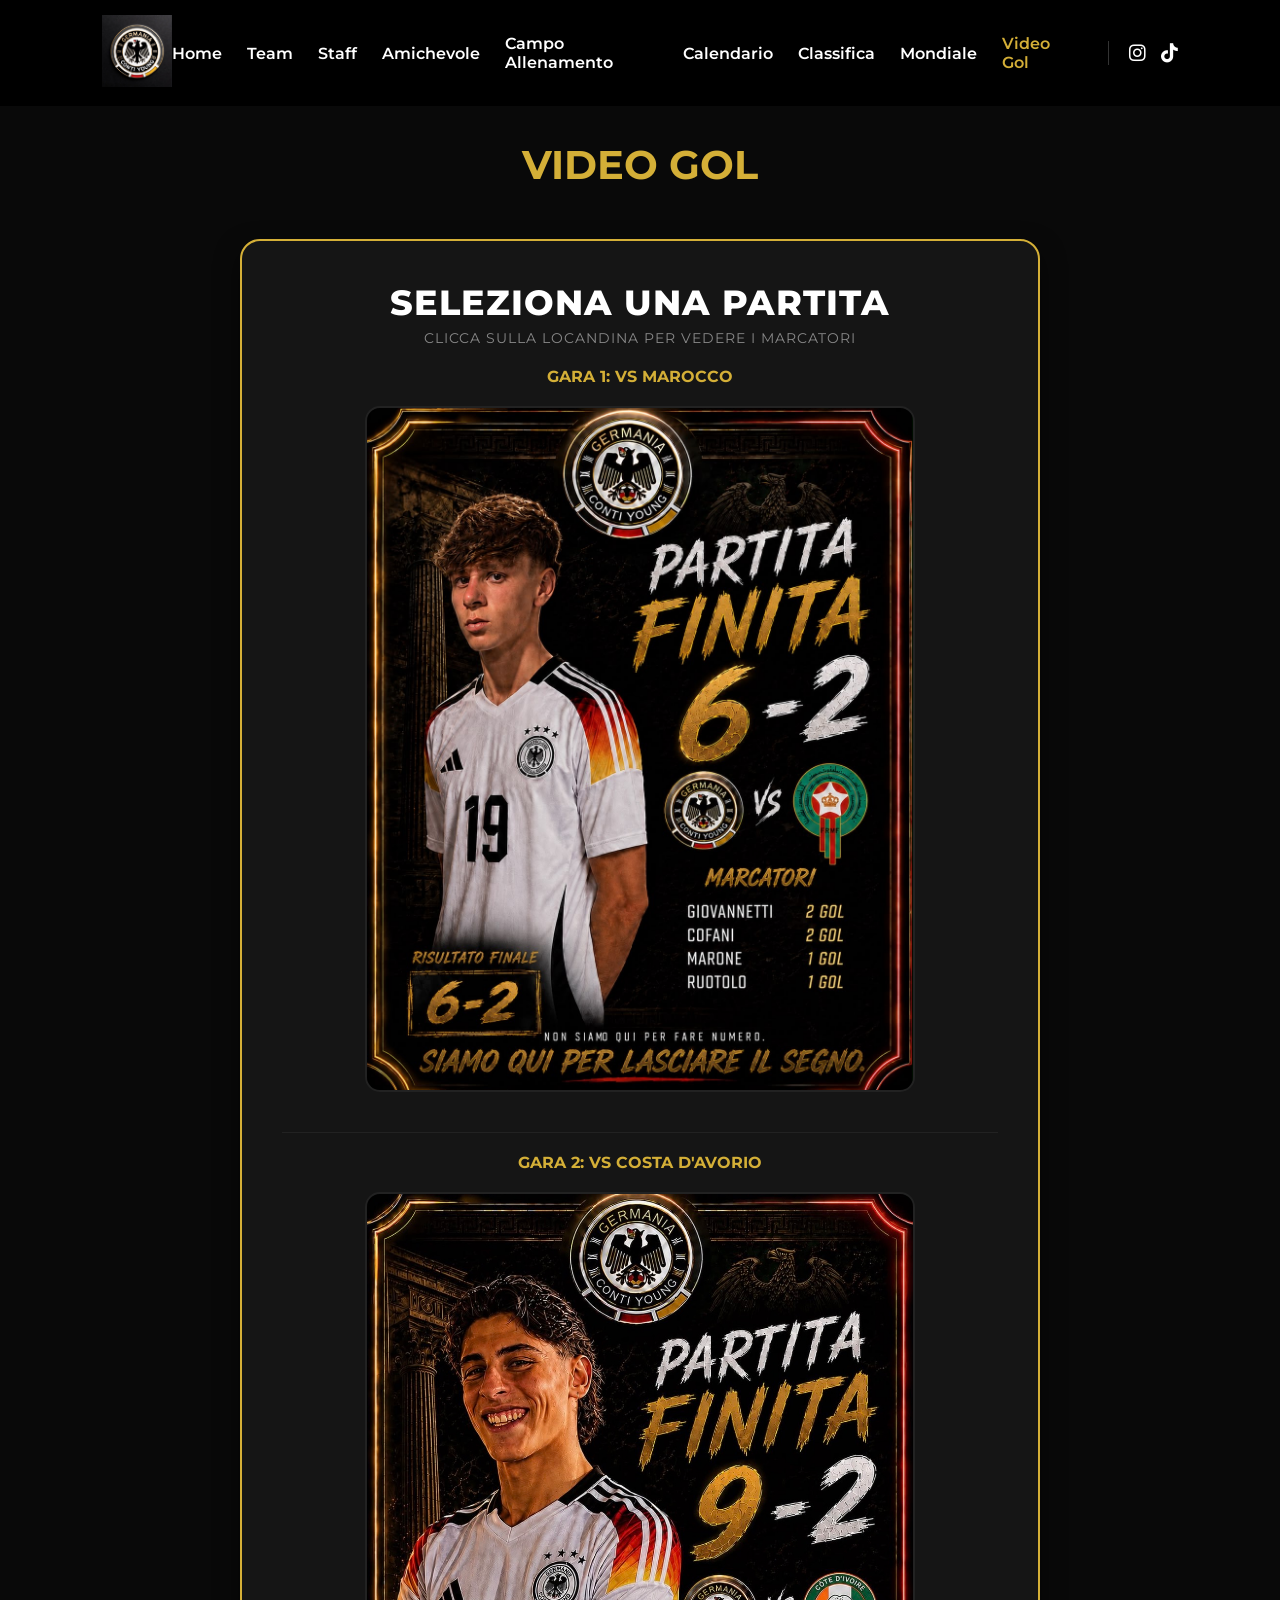
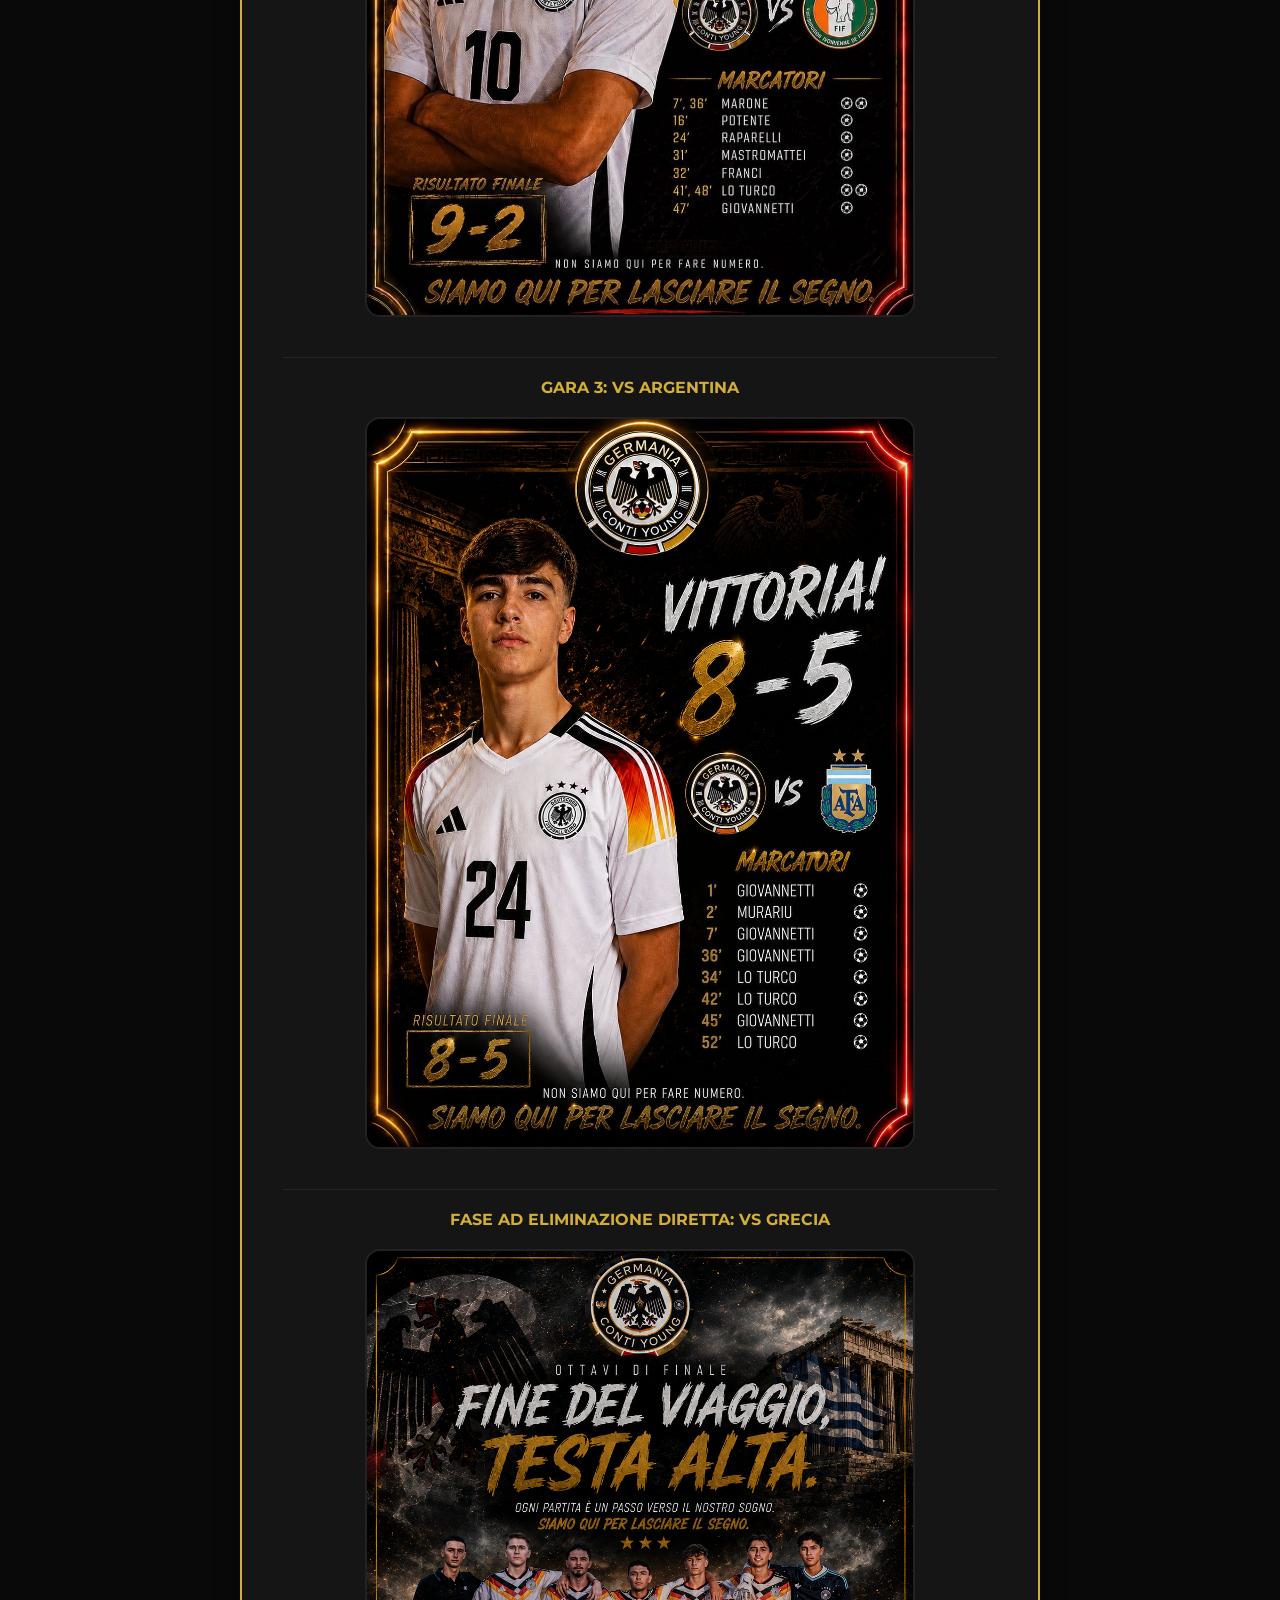
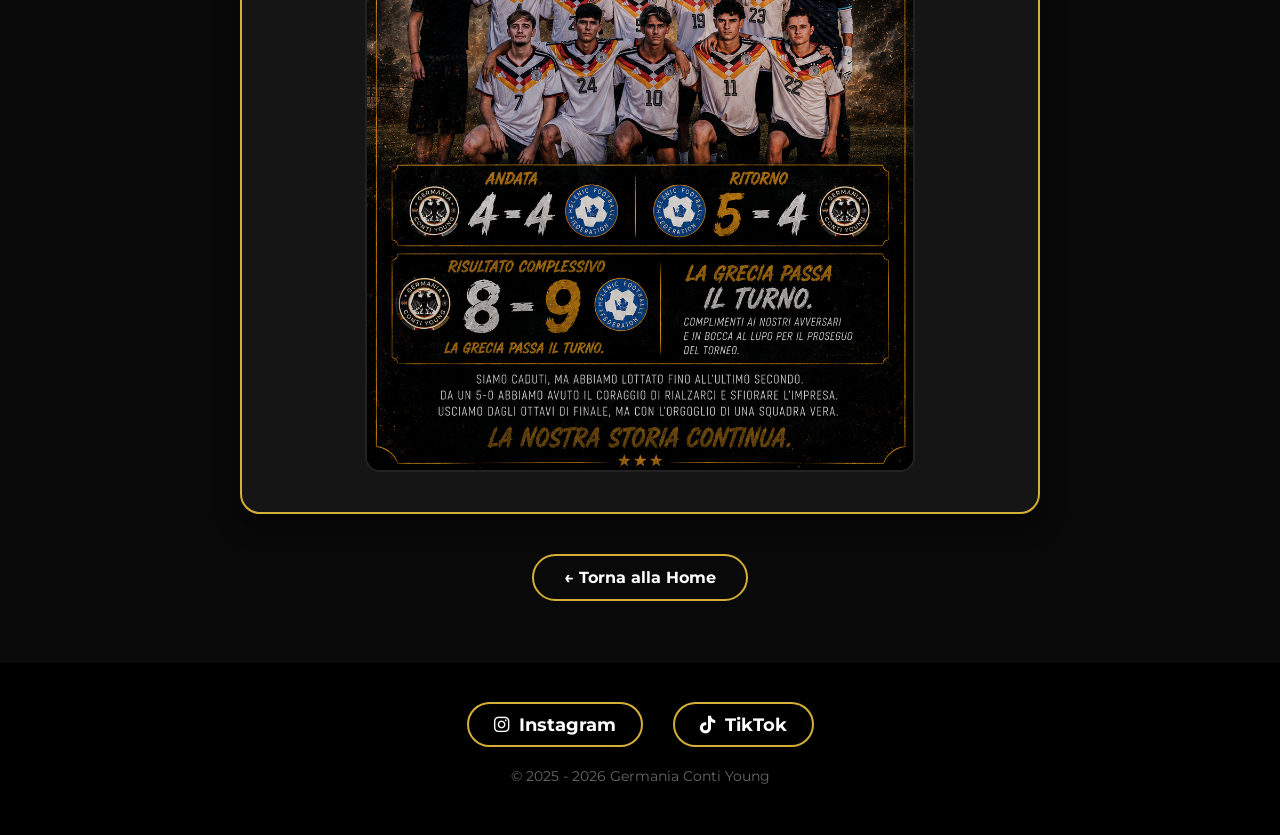
<file: videogol.html>
<!DOCTYPE html>
<html lang="it">
<head>
    <meta charset="UTF-8">
    <meta name="viewport" content="width=1200">
    <title>Video Gol - Germania Conti Young</title>
    <link rel="icon" type="image/png" href="favicon.png" sizes="512x512">
    <link rel="apple-touch-icon" href="favicon.png">
    
    <link rel="stylesheet" href="https://cdnjs.cloudflare.com/ajax/libs/font-awesome/6.4.2/css/all.min.css">
    <link rel="stylesheet" href="style.css">
    <link href="https://fonts.googleapis.com/css2?family=Montserrat:wght@300;400;600;700;800&display=swap" rel="stylesheet">
    <style>
        .stats-container {
            padding-top: 140px;
            max-width: 800px;
            margin: 0 auto;
            text-align: center;
            min-height: 80vh;
        }
        .player-profile {
            display: flex;
            flex-direction: column;
            align-items: center;
            background: #151515;
            border: 2px solid #d4af37;
            border-radius: 20px;
            padding: 40px;
            margin-top: 30px;
            box-shadow: 0 10px 25px rgba(0,0,0,0.5);
        }

        /* Stile locandina cliccabile */
        .match-result-poster {
            max-width: 550px;
            width: 100%;
            cursor: pointer;
            border: 2px solid #222;
            border-radius: 15px;
            transition: 0.3s ease-in-out;
            display: block;
            margin: 20px auto 0 auto;
        }
        .match-result-poster:hover {
            border-color: #d4af37;
            transform: scale(1.02);
            box-shadow: 0 5px 20px rgba(212,175,55,0.3);
        }

        /* Animazione e gestione sezioni */
        .markers-section, .sub-selection-section, .video-section {
            display: none;
            width: 100%;
            animation: fadeIn 0.5s ease-in-out forwards;
        }

        .stats-grid {
            display: grid;
            grid-template-columns: repeat(2, 1fr);
            gap: 20px;
            width: 100%;
            margin-top: 35px;
        }
        
        /* Forza l'ultimo elemento dispari (Raparelli) al centro nella Costa d'Avorio */
        .grid-costa .stat-card:last-child {
            grid-column: span 2;
            max-width: calc(50% - 10px);
            margin: 0 auto;
            width: 100%;
        }

        /* Forza l'ultimo elemento dispari (Murariu) al centro nell'Argentina */
        .grid-argentina .stat-card:last-child {
            grid-column: span 2;
            max-width: calc(50% - 10px);
            margin: 0 auto;
            width: 100%;
        }

        /* Forza l'ultimo elemento dispari (Di Giacomo) al centro nella Grecia Andata */
        .grid-grecia-andata .stat-card:last-child {
            grid-column: span 2;
            max-width: calc(50% - 10px);
            margin: 0 auto;
            width: 100%;
        }

        /* Forza l'ultimo elemento dispari (Autogoal) al centro nella Grecia Ritorno */
        .grid-grecia-ritorno .stat-card:last-child {
            grid-column: span 2;
            max-width: calc(50% - 10px);
            margin: 0 auto;
            width: 100%;
        }

        /* Forza il 3° gol al centro nel sottomenu se gli elementi totali sono 3 (Es. Lo Turco) */
        .grid-3items .stat-card:last-child {
            grid-column: span 2;
            max-width: calc(50% - 10px);
            margin: 0 auto;
            width: 100%;
        }

        .stat-card {
            background: #090909;
            border: 1px solid #222;
            border-radius: 15px;
            padding: 25px;
            transition: 0.3s;
            cursor: pointer;
            display: block;
        }
        .stat-card:hover {
            border-color: #d4af37;
            transform: translateY(-5px);
            box-shadow: 0 5px 15px rgba(212,175,55,0.2);
        }
        .stat-card h4 {
            font-size: 1.6rem;
            font-weight: 800;
            color: white;
            text-transform: uppercase;
            letter-spacing: 0.5px;
        }
        .stat-card p {
            font-size: 1.2rem;
            color: #d4af37;
            font-weight: 700;
            letter-spacing: 1px;
            margin-top: 8px;
            display: flex;
            align-items: center;
            justify-content: center;
            gap: 8px;
        }

        /* Stile Riproduttore Video */
        video {
            width: 100%;
            max-width: 650px;
            border-radius: 15px;
            border: 2px solid #d4af37;
            background: #000;
            margin-top: 20px;
            box-shadow: 0 5px 20px rgba(0,0,0,0.6);
        }

        .back-btn, .action-btn {
            display: inline-block;
            margin-top: 40px;
            padding: 12px 30px;
            background: transparent;
            border: 2px solid #d4af37;
            color: white;
            text-decoration: none;
            font-weight: 700;
            border-radius: 50px;
            transition: 0.3s;
            cursor: pointer;
        }
        .back-btn:hover, .action-btn:hover {
            background: #d4af37;
            color: black;
            box-shadow: 0 0 15px rgba(212,175,55,0.4);
        }

        @keyframes fadeIn {
            from { opacity: 0; transform: translateY(10px); }
            to { opacity: 1; transform: translateY(0); }
        }
    </style>
</head>
<body>

<header>
    <nav class="navbar">
        <div class="logo">
            <a href="index.html"><img src="logoppp.JPG" alt="Logo"></a>
        </div>
        <ul>
            <li><a href="index.html#home">Home</a></li>
            <li><a href="index.html#team">Team</a></li>
            <li><a href="index.html#staff">Staff</a></li>
            <li class="dropdown">
                <a class="dropbtn">Amichevole</a>
                <div class="dropdown-content">
                    <a href="partita.html" class="dropdown-link">vs Galles</a>
                </div>
            </li>
            <li><a href="campo.html">Campo Allenamento</a></li>
            <li><a href="calendario.html">Calendario</a></li>
            <li><a href="classifica.html">Classifica</a></li>
            <li><a href="mondiale.html">Mondiale</a></li>
            <li><a href="videogol.html" style="color:#d4af37;">Video Gol</a></li>
            <li class="nav-social">
                <a href="https://www.instagram.com/germania_torneicontiyoung?utm_source=qr" target="_blank" aria-label="Instagram"><i class="fab fa-instagram"></i></a>
                <a href="https://www.tiktok.com/@germania_torneiconti2k26?_r=1&_t=ZN-96xFqH0A2fG" target="_blank" aria-label="TikTok"><i class="fab fa-tiktok"></i></a>
            </li>
        </ul>
    </nav>
</header>

<div class="stats-container">
    <h2>VIDEO GOL</h2>
    
    <div class="player-profile">
        <h3 id="main-title" style="font-size: 2.2rem; font-weight: 800; letter-spacing: 1px; text-transform: uppercase; color: white;">
            Seleziona una Partita
        </h3>
        
        <div id="step-poster" style="width: 100%;">
            <p style="color: #888; font-weight: 400; margin-top: 5px; letter-spacing: 1px; text-transform: uppercase; font-size: 0.9rem;">
                Clicca sulla locandina per vedere i Marcatori
            </p>
            
            <div style="margin-bottom: 40px;">
                <h4 style="color: #d4af37; margin-top: 20px; font-weight: 700;">GARA 1: VS MAROCCO</h4>
                <img src="vsMarocco.JPG" alt="Risultato Finale vs Marocco" class="match-result-poster" onclick="mostraMarcatori('marocco')">
            </div>

            <div style="margin-bottom: 40px; border-top: 1px solid #222; padding-top: 20px;">
                <h4 style="color: #d4af37; font-weight: 700;">GARA 2: VS COSTA D'AVORIO</h4>
                <img src="risvsCostaa.JPG" alt="Risultato Finale vs Costa d'Avorio" class="match-result-poster" onclick="mostraMarcatori('costa')">
            </div>

            <div style="margin-bottom: 40px; border-top: 1px solid #222; padding-top: 20px;">
                <h4 style="color: #d4af37; font-weight: 700;">GARA 3: VS ARGENTINA</h4>
                <img src="vsArgentina.JPG" alt="Risultato Finale vs Argentina" class="match-result-poster" onclick="mostraMarcatori('argentina')">
            </div>

            <div style="margin-top: 20px; border-top: 1px solid #222; padding-top: 20px;">
                <h4 style="color: #d4af37; font-weight: 700;">FASE AD ELIMINAZIONE DIRETTA: VS GRECIA</h4>
                
                <div id="grecia-stato-complessivo">
                    <img src="vsGreek.jpg" alt="Risultato Complessivo vs Grecia" class="match-result-poster" onclick="attivaPulsantiGrecia()">
                </div>

                <div id="grecia-stato-selection" style="display: none; margin-top: 20px;">
                    <div style="display: flex; justify-content: center; gap: 15px; margin-bottom: 20px;">
                        <button class="action-btn" onclick="cambiaPosterGrecia('andata')" style="margin-top: 0; padding: 10px 20px;">Gara di Andata</button>
                        <button class="action-btn" onclick="cambiaPosterGrecia('ritorno')" style="margin-top: 0; padding: 10px 20px;">Gara di Ritorno</button>
                    </div>

                    <img id="grecia-img-andata" src="vsGreekAndata.jpg" alt="Gara di Andata vs Grecia" class="match-result-poster" style="display: none;" onclick="mostraMarcatori('grecia-andata')">
                    <img id="grecia-img-ritorno" src="vsGreekRitorno.jpg" alt="Gara di Ritorno vs Grecia" class="match-result-poster" style="display: none;" onclick="mostraMarcatori('grecia-ritorno')">
                    
                    <button class="back-btn" onclick="resetVistaGrecia()" style="margin-top: 25px; padding: 6px 15px; font-size: 0.8rem;">← Mostra Complessivo</button>
                </div>
            </div>
        </div>

        <!-- SEZIONE MARCATORI MAROCCO -->
        <div id="step-markers-marocco" class="markers-section">
            <p style="color: #888; font-weight: 400; margin-top: 5px; letter-spacing: 1px; text-transform: uppercase; font-size: 0.9rem;">
                Seleziona un giocatore per vedere i gol
            </p>
            
            <div class="stats-grid">
                <div class="stat-card" onclick="sceltaGolMultipli('cofani', 'Davide Cofani', false, 2)">
                    <h4>Davide Cofani</h4>
                    <p>2 Gol <i class="fas fa-chevron-right" style="font-size: 0.9rem;"></i></p>
                </div>

                <div class="stat-card" onclick="sceltaGolMultipli('giova', 'Emanuele Giovannetti', true, 2)">
                    <h4>Emanuele Giovannetti</h4>
                    <p>2 Gol <i class="fas fa-chevron-right" style="font-size: 0.9rem;"></i></p>
                </div>

                <div class="stat-card" onclick="avviaVideo('marone1', 'Christian Marone', 'marocco')">
                    <h4>Christian Marone</h4>
                    <p>1 Gol <i class="fas fa-play-circle"></i></p>
                </div>

                <div class="stat-card" onclick="avviaVideo('ruotolo1', 'Danilo Ruotolo', 'marocco')">
                    <h4>Danilo Ruotolo</h4>
                    <p>1 Gol <i class="fas fa-play-circle"></i></p>
                </div>
            </div>
            
            <button class="action-btn" onclick="tornaAlPoster()" style="margin-top: 30px;">← Torna alle Partite</button>
        </div>

        <!-- SEZIONE MARCATORI COSTA D'AVORIO -->
        <div id="step-markers-costa" class="markers-section">
            <p style="color: #888; font-weight: 400; margin-top: 5px; letter-spacing: 1px; text-transform: uppercase; font-size: 0.9rem;">
                Seleziona un giocatore per vedere i gol
            </p>
            
            <div class="stats-grid grid-costa">
                <div class="stat-card" onclick="sceltaGolMultipli('marone', 'Christian Marone', false, 2, 'cot')">
                    <h4>Christian Marone</h4>
                    <p>2 Gol <i class="fas fa-chevron-right" style="font-size: 0.9rem;"></i></p>
                </div>

                <div class="stat-card" onclick="sceltaGolMultipli('loturco', 'Andrea Lo Turco', false, 2, 'cot')">
                    <h4>Andrea Lo Turco</h4>
                    <p>2 Gol <i class="fas fa-chevron-right" style="font-size: 0.9rem;"></i></p>
                </div>

                <div class="stat-card" onclick="avviaVideo('giovannetti1cot', 'Emanuele Giovannetti', 'costa')">
                    <h4>Emanuele Giovannetti</h4>
                    <p>1 Gol <i class="fas fa-play-circle"></i></p>
                </div>

                <div class="stat-card" onclick="avviaVideo('franci1cot', 'Cristian Franci', 'costa')">
                    <h4>Cristian Franci</h4>
                    <p>1 Gol <i class="fas fa-play-circle"></i></p>
                </div>

                <div class="stat-card" onclick="avviaVideo('mastromattei1cot', 'Daniele Mastromattei', 'costa')">
                    <h4>Daniele Mastromattei</h4>
                    <p>1 Gol <i class="fas fa-play-circle"></i></p>
                </div>

                <div class="stat-card" onclick="avviaVideo('potente1cot', 'Lorenzo Potente', 'costa')">
                    <h4>Lorenzo Potente</h4>
                    <p>1 Gol <i class="fas fa-play-circle"></i></p>
                </div>

                <div class="stat-card" onclick="avviaVideo('raparelli1cot', 'Matteo Raparelli', 'costa')">
                    <h4>Matteo Raparelli</h4>
                    <p>1 Gol <i class="fas fa-play-circle"></i></p>
                </div>
            </div>
            
            <button class="action-btn" onclick="tornaAlPoster()" style="margin-top: 30px;">← Torna alle Partite</button>
        </div>

        <!-- SEZIONE MARCATORI ARGENTINA -->
        <div id="step-markers-argentina" class="markers-section">
            <p style="color: #888; font-weight: 400; margin-top: 5px; letter-spacing: 1px; text-transform: uppercase; font-size: 0.9rem;">
                Seleziona un giocatore per vedere i gol
            </p>
            
            <div class="stats-grid grid-argentina">
                <div class="stat-card" onclick="sceltaGolMultipli('giova', 'Emanuele Giovannetti', false, 4, 'arg')">
                    <h4>Emanuele Giovannetti</h4>
                    <p>4 Gol <i class="fas fa-chevron-right" style="font-size: 0.9rem;"></i></p>
                </div>

                <div class="stat-card" onclick="sceltaGolMultipli('loturco', 'Andrea Lo Turco', false, 3, 'arg')">
                    <h4>Andrea Lo Turco</h4>
                    <p>3 Gol <i class="fas fa-chevron-right" style="font-size: 0.9rem;"></i></p>
                </div>

                <div class="stat-card" onclick="avviaVideo('murariu1arg', 'Alexandru Murariu', 'argentina')">
                    <h4>Alexandru Murariu</h4>
                    <p>1 Gol <i class="fas fa-play-circle"></i></p>
                </div>
            </div>
            
            <button class="action-btn" onclick="tornaAlPoster()" style="margin-top: 30px;">← Torna alle Partite</button>
        </div>

        <!-- SEZIONE MARCATORI GRECIA ANDATA -->
        <div id="step-markers-grecia-andata" class="markers-section">
            <p style="color: #888; font-weight: 400; margin-top: 5px; letter-spacing: 1px; text-transform: uppercase; font-size: 0.9rem;">
                Seleziona un giocatore per vedere i gol
            </p>
            
            <div class="stats-grid grid-grecia-andata">
                <div class="stat-card" onclick="sceltaGolMultipli('loturco', 'Andrea Lo Turco', false, 2, 'greekandata')">
                    <h4>Andrea Lo Turco</h4>
                    <p>2 Gol <i class="fas fa-chevron-right" style="font-size: 0.9rem;"></i></p>
                </div>

                <div class="stat-card" onclick="avviaVideo('giovannetti1greekandata', 'Emanuele Giovannetti', 'grecia-andata')">
                    <h4>Emanuele Giovannetti</h4>
                    <p>1 Gol <i class="fas fa-play-circle"></i></p>
                </div>

                <div class="stat-card" onclick="avviaVideo('digiacomo1greekandata', 'Valerio Di Giacomo', 'grecia-andata')">
                    <h4>Valerio Di Giacomo</h4>
                    <p>1 Gol <i class="fas fa-play-circle"></i></p>
                </div>
            </div>
            
            <button class="action-btn" onclick="tornaAlPoster()" style="margin-top: 30px;">← Torna alle Partite</button>
        </div>

        <!-- SEZIONE MARCATORI GRECIA RITORNO -->
        <div id="step-markers-grecia-ritorno" class="markers-section">
            <p style="color: #888; font-weight: 400; margin-top: 5px; letter-spacing: 1px; text-transform: uppercase; font-size: 0.9rem;">
                Seleziona un giocatore per vedere i gol
            </p>
            
            <div class="stats-grid grid-grecia-ritorno">
                <div class="stat-card" onclick="sceltaGolMultipli('giovannetti', 'Emanuele Giovannetti', false, 2, 'greekritorno')">
                    <h4>Emanuele Giovannetti</h4>
                    <p>2 Gol <i class="fas fa-chevron-right" style="font-size: 0.9rem;"></i></p>
                </div>

                <div class="stat-card" onclick="avviaVideo('franci1greekritorno', 'Cristian Franci', 'grecia-ritorno')">
                    <h4>Cristian Franci</h4>
                    <p>1 Gol <i class="fas fa-play-circle"></i></p>
                </div>

                <div class="stat-card" onclick="avviaVideo('autogoal1greekritorno', 'Autogol', 'grecia-ritorno')">
                    <h4>Autogol</h4>
                    <p>1 Gol <i class="fas fa-play-circle"></i></p>
                </div>
            </div>
            
            <button class="action-btn" onclick="tornaAlPoster()" style="margin-top: 30px;">← Torna alle Partite</button>
        </div>

        <!-- SEZIONE SOTTOMENU GOL MULTIPLI -->
        <div id="step-sub-selection" class="sub-selection-section">
            <p style="color: #888; font-weight: 400; margin-top: 5px; letter-spacing: 1px; text-transform: uppercase; font-size: 0.9rem;">
                Scegli quale rete vuoi guardare
            </p>
            
            <div class="stats-grid" id="sub-selection-grid"></div>
            
            <button class="action-btn" id="sub-back-btn" onclick="tornaAiMarcatori()">← Torna Indietro</button>
        </div>

        <!-- SEZIONE PLAYER VIDEO -->
        <div id="step-video" class="video-section">
            <p id="video-subtitle" style="color: #888; font-weight: 400; margin-top: 5px; letter-spacing: 1px; text-transform: uppercase; font-size: 0.9rem;">
                Guarda l'azione del gol
            </p>
            
            <video id="main-video-player" controls>
                <source id="video-source" src="" type="video/mp4">
                Il tuo browser non supporta la riproduzione di video.
            </video>
            
            <br>
            <button class="action-btn" id="video-back-btn" onclick="">← Torna Indietro</button>
        </div>
    </div>

    <a href="index.html" class="back-btn">← Torna alla Home</a>
</div>

<footer id="contatti" style="margin-top: 60px;">
    <div class="footer-social">
        <a href="https://www.instagram.com/germania_torneicontiyoung?utm_source=qr" target="_blank" class="instagram"><i class="fab fa-instagram"></i> Instagram</a>
        <a href="https://www.tiktok.com/@germania_torneiconti2k26?_r=1&_t=ZN-96xFqH0A2fG" target="_blank" class="tiktok"><i class="fab fa-tiktok"></i> TikTok</a>
    </div>
    <p style="margin-top: 20px;">© 2025 - 2026 Germania Conti Young</p>
</footer>

<script>
    let giocatoreSelezionatoCorrente = '';
    let nomeGiocatoreCorrente = '';
    let partitaCorrente = '';

    function attivaPulsantiGrecia() {
        document.getElementById('grecia-stato-complessivo').style.display = 'none';
        document.getElementById('grecia-stato-selection').style.display = 'block';
        document.getElementById('grecia-img-andata').style.display = 'none';
        document.getElementById('grecia-img-ritorno').style.display = 'none';
    }

    function cambiaPosterGrecia(turno) {
        if (turno === 'andata') {
            document.getElementById('grecia-img-andata').style.display = 'block';
            document.getElementById('grecia-img-ritorno').style.display = 'none';
        } else {
            document.getElementById('grecia-img-andata').style.display = 'none';
            document.getElementById('grecia-img-ritorno').style.display = 'block';
        }
    }

    function resetVistaGrecia() {
        document.getElementById('grecia-stato-selection').style.display = 'none';
        document.getElementById('grecia-stato-complessivo').style.display = 'block';
    }

    function mostraMarcatori(partita) {
        partitaCorrente = partita;
        document.getElementById('step-poster').style.display = 'none';
        document.getElementById('step-sub-selection').style.display = 'none';
        document.getElementById('step-video').style.display = 'none';
        
        document.getElementById('step-markers-marocco').style.display = 'none';
        document.getElementById('step-markers-costa').style.display = 'none';
        document.getElementById('step-markers-argentina').style.display = 'none';
        document.getElementById('step-markers-grecia-andata').style.display = 'none';
        document.getElementById('step-markers-grecia-ritorno').style.display = 'none';

        if (partita === 'marocco') {
            document.getElementById('step-markers-marocco').style.display = 'block';
            document.getElementById('main-title').innerText = "Gol vs Marocco";
        } else if (partita === 'costa') {
            document.getElementById('step-markers-costa').style.display = 'block';
            document.getElementById('main-title').innerText = "Gol vs Costa d'Avorio";
        } else if (partita === 'argentina') {
            document.getElementById('step-markers-argentina').style.display = 'block';
            document.getElementById('main-title').innerText = "Gol vs Argentina";
        } else if (partita === 'grecia-andata') {
            document.getElementById('step-markers-grecia-andata').style.display = 'block';
            document.getElementById('main-title').innerText = "Gol vs Grecia (Andata)";
        } else if (partita === 'grecia-ritorno') {
            document.getElementById('step-markers-grecia-ritorno').style.display = 'block';
            document.getElementById('main-title').innerText = "Gol vs Grecia (Ritorno)";
        }
    }

    function tornaAlPoster() {
        document.getElementById('step-markers-marocco').style.display = 'none';
        document.getElementById('step-markers-costa').style.display = 'none';
        document.getElementById('step-markers-argentina').style.display = 'none';
        document.getElementById('step-markers-grecia-andata').style.display = 'none';
        document.getElementById('step-markers-grecia-ritorno').style.display = 'none';
        document.getElementById('step-poster').style.display = 'block';
        document.getElementById('main-title').innerText = "Seleziona una Partita";
    }

    function sceltaGolMultipli(prefissoFile, nomeGiocatore, deveInvertire, numeroGol, suffissoPartita = '') {
        giocatoreSelezionatoCorrente = prefissoFile;
        nomeGiocatoreCorrente = nomeGiocatore;

        document.getElementById('main-title').innerText = nomeGiocatore;
        document.getElementById('step-markers-marocco').style.display = 'none';
        document.getElementById('step-markers-costa').style.display = 'none';
        document.getElementById('step-markers-argentina').style.display = 'none';
        document.getElementById('step-markers-grecia-andata').style.display = 'none';
        document.getElementById('step-markers-grecia-ritorno').style.display = 'none';
        
        const grid = document.getElementById('sub-selection-grid');
        grid.innerHTML = ''; 
        
        if (numeroGol === 3) {
            grid.classList.add('grid-3items');
        } else {
            grid.classList.remove('grid-3items');
        }
        
        if (numeroGol === 2) {
            const fileGol1 = deveInvertire ? prefissoFile + "2" + suffissoPartita : prefissoFile + "1" + suffissoPartita;
            const fileGol2 = deveInvertire ? prefissoFile + "1" + suffissoPartita : prefissoFile + "2" + suffissoPartita;

            grid.innerHTML = `
                <div class="stat-card" onclick="avviaVideo('${fileGol1}', '${nomeGiocatore} (1° Gol)', 'sub-menu')">
                    <h4>1° GOL</h4>
                    <p>Guarda il Video <i class="fas fa-play-circle"></i></p>
                </div>
                <div class="stat-card" onclick="avviaVideo('${fileGol2}', '${nomeGiocatore} (2° Gol)', 'sub-menu')">
                    <h4>2° GOL</h4>
                    <p>Guarda il Video <i class="fas fa-play-circle"></i></p>
                </div>
            `;
        } else {
            for (let i = 1; i <= numeroGol; i++) {
                let fileGol = prefissoFile + i + suffissoPartita;
                grid.innerHTML += `
                    <div class="stat-card" onclick="avviaVideo('${fileGol}', '${nomeGiocatore} (${i}° Gol)', 'sub-menu')">
                        <h4>${i}° GOL</h4>
                        <p>Guarda il Video <i class="fas fa-play-circle"></i></p>
                    </div>
                `;
            }
        }
        
        document.getElementById('step-sub-selection').style.display = 'block';
    }

    function tornaAiMarcatori() {
        document.getElementById('step-sub-selection').style.display = 'none';
        document.getElementById('step-video').style.display = 'none';
        
        if (partitaCorrente === 'marocco') {
            document.getElementById('step-markers-marocco').style.display = 'block';
            document.getElementById('main-title').innerText = "Gol vs Marocco";
        } else if (partitaCorrente === 'costa') {
            document.getElementById('step-markers-costa').style.display = 'block';
            document.getElementById('main-title').innerText = "Gol vs Costa d'Avorio";
        } else if (partitaCorrente === 'argentina') {
            document.getElementById('step-markers-argentina').style.display = 'block';
            document.getElementById('main-title').innerText = "Gol vs Argentina";
        } else if (partitaCorrente === 'grecia-andata') {
            document.getElementById('step-markers-grecia-andata').style.display = 'block';
            document.getElementById('main-title').innerText = "Gol vs Grecia (Andata)";
        } else if (partitaCorrente === 'grecia-ritorno') {
            document.getElementById('step-markers-grecia-ritorno').style.display = 'block';
            document.getElementById('main-title').innerText = "Gol vs Grecia (Ritorno)";
        }
    }

    function avviaVideo(nomeCompletoFile, titoloSchermata, provenienza) {
        const player = document.getElementById('main-video-player');
        const source = document.getElementById('video-source');
        
        if (nomeCompletoFile.endsWith('cot')) {
            source.src = nomeCompletoFile + ".MP4";
        } else {
            source.src = nomeCompletoFile + ".mp4";
        }
        
        player.load();
        player.play();
        
        document.getElementById('main-title').innerText = titoloSchermata;
        
        if (provenienza === 'marocco' || provenienza === 'costa' || provenienza === 'argentina' || provenienza === 'grecia-andata' || provenienza === 'grecia-ritorno') {
            document.getElementById('step-markers-marocco').style.display = 'none';
            document.getElementById('step-markers-costa').style.display = 'none';
            document.getElementById('step-markers-argentina').style.display = 'none';
            document.getElementById('step-markers-grecia-andata').style.display = 'none';
            document.getElementById('step-markers-grecia-ritorno').style.display = 'none';
            document.getElementById('video-back-btn').setAttribute('onclick', 'tornaAiMarcatori()');
        } else {
            document.getElementById('step-sub-selection').style.display = 'none';
            document.getElementById('video-back-btn').setAttribute('onclick', 'tornaAlSottomenu()');
        }
        document.getElementById('step-video').style.display = 'block';
    }

    function tornaAlSottomenu() {
        const player = document.getElementById('main-video-player');
        player.pause();
        document.getElementById('step-video').style.display = 'none';
        document.getElementById('step-sub-selection').style.display = 'block';
        document.getElementById('main-title').innerText = nomeGiocatoreCorrente;
    }
</script>
<script src="script.js"></script>

</body>
</html>
</file>
<file: style.css>
/* ==========================================
   STILI DI BASE E STRUTTURA DEL SITO
   ========================================== */
* {
    margin: 0;
    padding: 0;
    box-sizing: border-box;
    font-family: 'Montserrat', sans-serif;
    scroll-behavior: smooth;
}

body {
    background: #090909;
    color: white;
    overflow-x: hidden;
}

/* NAVBAR FISSA IN ALTO */
.navbar {
    position: fixed;
    top: 0;
    width: 100%;
    display: flex;
    justify-content: space-between;
    align-items: center;
    padding: 15px 8%;
    background: rgba(0, 0, 0, 0.9);
    backdrop-filter: blur(10px);
    z-index: 1000;
}

.logo img {
    width: 70px;
}

.navbar ul {
    display: flex;
    gap: 25px;
    list-style: none;
    align-items: center;
}

.navbar a {
    text-decoration: none;
    color: white;
    font-weight: 600;
    transition: .3s;
    cursor: pointer;
}

.navbar a:hover {
    color: #d4af37;
}

/* ICONE SOCIAL NAVBAR */
.nav-social {
    display: flex;
    gap: 15px;
    margin-left: 10px;
    border-left: 1px solid #333;
    padding-left: 20px;
}

.nav-social a {
    font-size: 1.2rem;
    transition: 0.3s ease;
    color: white;
}

.nav-social a:hover {
    transform: scale(1.2);
    color: #d4af37;
}

/* MENU A TENDINA (DROPDOWN) */
.dropdown {
    position: relative;
    display: inline-block;
}

.dropdown .dropbtn {
    padding: 10px 0;
    user-select: none;
}

.dropdown-content {
    display: none;
    position: absolute;
    top: 100%;
    left: 50%;
    transform: translateX(-50%);
    background: #151515;
    border: 2px solid #d4af37;
    border-radius: 12px;
    min-width: 200px;
    box-shadow: 0px 8px 20px rgba(0, 0, 0, 0.6);
    z-index: 1100;
    overflow: hidden;
    margin-top: 5px;
}

/* MOSTRA IL MENU DROPDOWN AL PASSAGGIO DEL MOUSE (HOVER) */
.dropdown:hover .dropdown-content {
    display: flex;
    flex-direction: column;
}

.dropdown-link {
    padding: 15px 20px;
    color: white !important;
    text-align: center;
    font-weight: 600;
    text-transform: uppercase;
    font-size: 0.9rem;
    letter-spacing: 1px;
    border-bottom: 1px solid #252525;
    transition: .3s ease;
    display: block;
}

.dropdown-link:last-child {
    border-bottom: none;
}

.dropdown-link:hover {
    background: #d4af37;
    color: black !important;
}

/* HERO STRUTTURA - RIPRISTINATO SFONDO ORIGINALE */
.hero {
    height: 100vh;
    background: url('logo Germania.PNG');
    background-size: cover;
    background-position: center;
    position: relative;
    display: flex;
    justify-content: center;
    align-items: center;
    text-align: center;
}

.overlay {
    position: absolute;
    width: 100%;
    height: 100%;
    background: rgba(0, 0, 0, .75);
}

.hero-content {
    position: relative;
    z-index: 2;
}

.hero h1 {
    font-size: 5rem;
    font-weight: 800;
    color: #d4af37;
    letter-spacing: 3px;
}

.hero p {
    margin-top: 20px;
    font-size: 1.4rem;
}

.btn {
    display: inline-block;
    margin-top: 30px;
    padding: 15px 35px;
    background: #d4af37;
    color: black;
    font-weight: 700;
    text-decoration: none;
    border-radius: 50px;
    transition: .4s;
}

.btn:hover {
    transform: translateY(-5px);
}

/* SEZIONI E CORREZIONE SCROLL-MARGIN */
section {
    padding: 100px 10%;
    scroll-margin-top: 140px;
}

h2 {
    text-align: center;
    margin-bottom: 50px;
    font-size: 2.5rem;
    color: #d4af37;
    text-transform: uppercase;
}

.role-title {
    text-align: center;
    font-size: 1.8rem;
    color: #ffffff;
    margin-bottom: 30px;
    letter-spacing: 2px;
    border-bottom: 1px solid #d4af37;
    display: inline-block;
    left: 50%;
    transform: translateX(-50%);
    position: relative;
    padding-bottom: 5px;
}

.about p {
    max-width: 900px;
    margin: auto;
    text-align: center;
    font-size: 1.2rem;
    line-height: 1.8;
}

/* CARD CONTENITORI E FIGURINE REATTIVE - RIPRISTINATI I CONTORNI GRANDI */
.cards {
    display: flex;
    justify-content: center;
    gap: 30px;
    flex-wrap: wrap;
}

.player-card {
    width: 260px;
    background: #151515;
    border-radius: 20px;
    overflow: hidden;
    border: 2px solid #d4af37; /* Bordo grande originale */
    box-shadow: 0 10px 20px rgba(0, 0, 0, .5);
    transition: transform 0.3s ease, box-shadow 0.3s ease;
}

.player-card:hover {
    transform: translateY(-8px);
    box-shadow: 0 15px 25px rgba(212, 175, 55, 0.3);
}

.player-card img {
    width: 100%;
    height: 350px;
    object-fit: cover;
    display: block;
}

.info {
    padding: 20px;
    text-align: center;
}

.info h3 {
    margin-bottom: 10px;
    font-size: 1.1rem;
}

/* STAFF ED ALLENATORI */
.staff-grid {
    display: flex;
    justify-content: center;
    gap: 40px;
    flex-wrap: wrap;
}

.staff-card {
    width: 280px;
    background: #151515;
    border-radius: 20px;
    overflow: hidden;
    text-align: center;
    border: 2px solid #d4af37;
}

.staff-card img {
    width: 100%;
    height: 350px;
    object-fit: cover;
}

.staff-card h3 {
    margin: 15px 0;
}

.staff-card p {
    padding-bottom: 20px;
    color: #aaa;
}

/* RISULTATI */
.result-card {
    max-width: 700px;
    margin: auto;
    background: linear-gradient(135deg, #111, #222);
    padding: 50px;
    text-align: center;
    border: 2px solid #d4af37;
    border-radius: 20px;
}

.result-card h3 {
    font-size: 2rem;
    color: #d4af37;
    margin-bottom: 10px;
}

.result-card span {
    color: #888;
    font-size: .9rem;
}

/* CARD MVP AGGIORNATA: IMMAGINE INTERA */
.mvp-card-vertical {
    max-width: 500px;
    margin: auto;
    background: #151515;
    border: 2px solid #d4af37;
    border-radius: 20px;
    overflow: hidden;
    display: flex;
    flex-direction: column; 
    align-items: center;
    box-shadow: 0 10px 25px rgba(0,0,0,0.5);
}

.mvp-card-vertical img {
    width: 100%;
    height: auto;
    max-height: 550px;
    object-fit: contain;
    display: block;
    background: #090909;
}

.mvp-card-vertical .info {
    padding: 25px;
    text-align: center;
    width: 100%;
    background: #151515;
}

.mvp-card-vertical .info h3 {
    font-size: 1.6rem;
    color: #d4af37;
    margin-bottom: 12px;
}

.mvp-card-vertical .info p {
    font-size: 1.05rem;
    line-height: 1.6;
    color: #ffffff;
}

/* SOCIAL FOOTER SECTION */
.footer-social {
    display: flex;
    justify-content: center;
    gap: 30px;
    margin-bottom: 10px;
}

.footer-social a {
    text-decoration: none;
    color: white;
    font-weight: 700;
    font-size: 1.1rem;
    padding: 10px 25px;
    border-radius: 50px;
    border: 2px solid #d4af37;
    transition: 0.3s ease;
    display: inline-flex;
    align-items: center;
    gap: 10px;
}

.footer-social a:hover {
    background: #d4af37;
    color: black;
    transform: translateY(-3px);
}

footer {
    background: black;
    padding: 40px 0;
    text-align: center;
    color: #666;
    font-size: .9rem;
    border-top: 1px solid #111;
}

footer p {
    margin-bottom: 10px;
}

/* ==========================================
   BOTTONI DI RITORNO
   ========================================== */

.back-btn {
    display: inline-block;
    margin-top: 40px;
    padding: 12px 30px;
    background: transparent;
    border: 2px solid #d4af37;
    color: white;
    text-decoration: none;
    font-weight: 700;
    border-radius: 50px;
    transition: 0.3s;
    cursor: pointer;
}

.back-btn:hover {
    background: #d4af37;
    color: black;
    box-shadow: 0 0 15px rgba(212,175,55,0.4);
}
</file>
